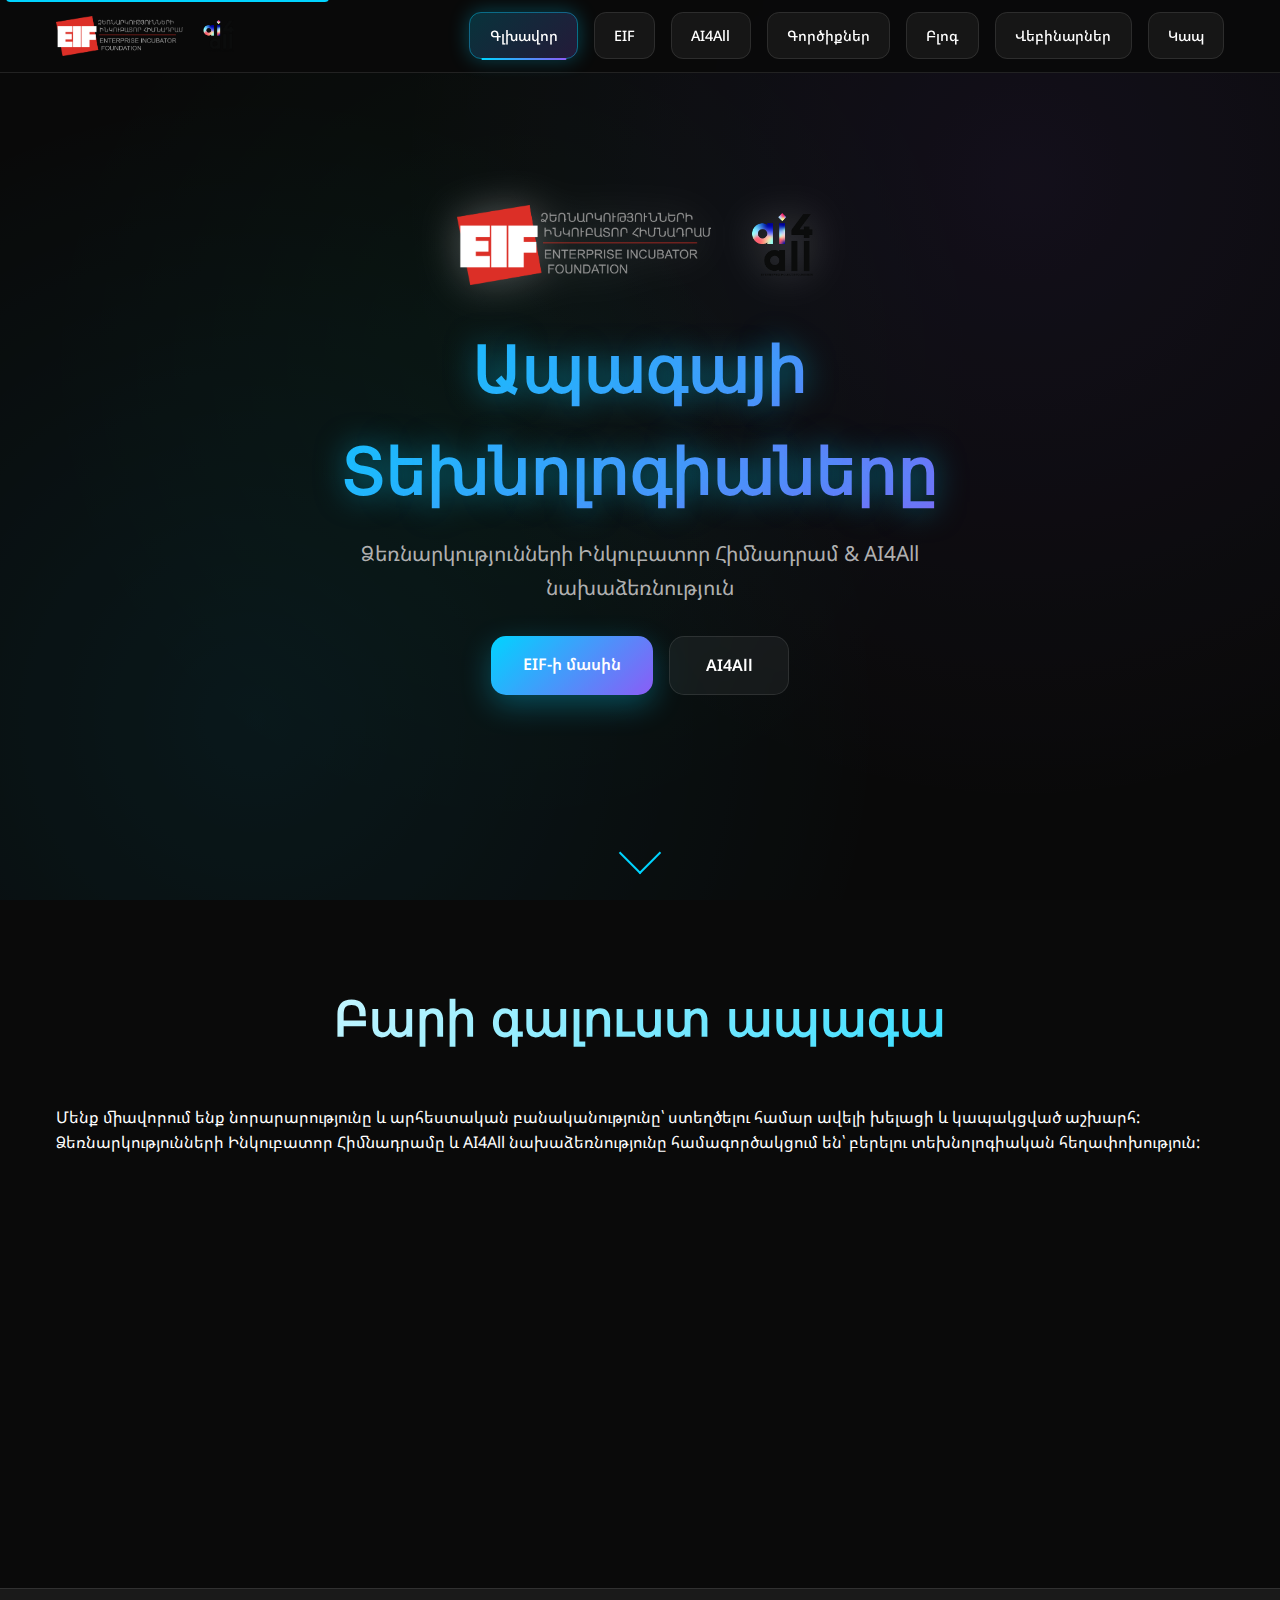
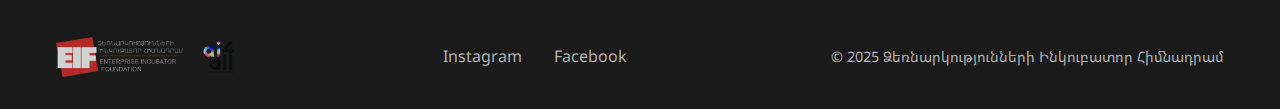
<file: index.html>
<!DOCTYPE html>
<html lang="hy">
<head>
    <meta charset="UTF-8">
    <meta name="viewport" content="width=device-width, initial-scale=1.0">
    <title>EIF & AI4All - Ձեռնարկությունների Ինկուբատոր Հիմնադրամ</title>
    <meta name="description" content="Ձեռնարկությունների Ինկուբատոր Հիմնադրամ և AI4All նախաձեռնություն">
    <meta property="og:title" content="EIF & AI4All">
    <meta property="og:description" content="Ձեռնարկությունների Ինկուբատոր Հիմնադրամ և AI4All նախաձեռնություն">
    <meta property="og:type" content="website">
    <link rel="preconnect" href="https://fonts.googleapis.com">
    <link rel="preconnect" href="https://fonts.gstatic.com" crossorigin>
    <link href="https://fonts.googleapis.com/css2?family=Orbitron:wght@400;700;900&family=Noto+Sans+Armenian:wght@300;400;500;600;700&display=swap" rel="stylesheet">
    <link rel="stylesheet" href="styles.css">
</head>
<body>
    <!-- Navigation -->
    <nav class="navbar">
        <div class="nav-container">
            <div class="nav-logos">
                <img src="assets/images/eif_logo.png" alt="EIF Logo" class="nav-logo">
                <img src="assets/images/ai4all_logo.png" alt="AI4All Logo" class="nav-logo">
            </div>
            <ul class="nav-menu">
                <li><a href="index.html" class="nav-link active">Գլխավոր</a></li>
                <li><a href="eif.html" class="nav-link">EIF</a></li>
                <li><a href="ai4all.html" class="nav-link">AI4All</a></li>
                <li><a href="tools.html" class="nav-link">Գործիքներ</a></li>
                <li><a href="blog.html" class="nav-link">Բլոգ</a></li>
                <li><a href="webinars.html" class="nav-link">Վեբինարներ</a></li>
                <li><a href="contact.html" class="nav-link">Կապ</a></li>
            </ul>
            <div class="hamburger">
                <span></span>
                <span></span>
                <span></span>
            </div>
        </div>
    </nav>

    <!-- Hero Section -->
    <section class="hero">
        <div class="hero-background">
            <div class="hero-overlay"></div>
        </div>
        <div class="hero-content">
            <div class="hero-logos">
                <img src="assets/images/eif_logo.png" alt="EIF Logo" class="hero-logo">
                <img src="assets/images/ai4all_logo.png" alt="AI4All Logo" class="hero-logo">
            </div>
            <h1 class="hero-title">Ապագայի Տեխնոլոգիաները</h1>
            <p class="hero-subtitle">Ձեռնարկությունների Ինկուբատոր Հիմնադրամ & AI4All նախաձեռնություն</p>
            <div class="hero-buttons">
                <a href="eif.html" class="btn btn-primary">EIF-ի մասին</a>
                <a href="ai4all.html" class="btn btn-secondary">AI4All</a>
            </div>
        </div>
        <div class="scroll-indicator">
            <div class="scroll-arrow"></div>
        </div>
    </section>

    <!-- Welcome Section -->
    <section class="welcome">
        <div class="container">
            <div class="welcome-content">
                <h2 class="section-title">Բարի գալուստ ապագա</h2>
                <p class="welcome-text">
                    Մենք միավորում ենք նորարարությունը և արհեստական բանականությունը՝ ստեղծելու համար 
                    ավելի խելացի և կապակցված աշխարհ: Ձեռնարկությունների Ինկուբատոր Հիմնադրամը և 
                    AI4All նախաձեռնությունը համագործակցում են՝ բերելու տեխնոլոգիական հեղափոխություն:
                </p>
                <div class="features-grid">
                    <div class="feature-card">
                        <div class="feature-icon">🚀</div>
                        <h3>Նորարարություն</h3>
                        <p>Ապագայի տեխնոլոգիաների զարգացում</p>
                    </div>
                    <div class="feature-card">
                        <div class="feature-icon">🤖</div>
                        <h3>AI Գործիքներ</h3>
                        <p>Արհեստական բանականության հզոր լուծումներ</p>
                    </div>
                    <div class="feature-card">
                        <div class="feature-icon">🎓</div>
                        <h3>Կրթություն</h3>
                        <p>Անվճար վեբինարներ և դասընթացներ</p>
                    </div>
                </div>
            </div>
        </div>
    </section>

    <!-- Footer -->
    <footer class="footer">
        <div class="container">
            <div class="footer-content">
                <div class="footer-logos">
                    <img src="assets/images/eif_logo.png" alt="EIF Logo" class="footer-logo">
                    <img src="assets/images/ai4all_logo.png" alt="AI4All Logo" class="footer-logo">
                </div>
                <div class="footer-links">
                    <a href="https://www.instagram.com/eif_armenia" target="_blank" class="footer-link">Instagram</a>
                    <a href="https://www.facebook.com/EnterpriseIncubatorFoundation" target="_blank" class="footer-link">Facebook</a>
                </div>
                <p class="footer-text">© 2025 Ձեռնարկությունների Ինկուբատոր Հիմնադրամ</p>
            </div>
        </div>
    </footer>

    <script src="script.js"></script>
</body>
</html>
</file>
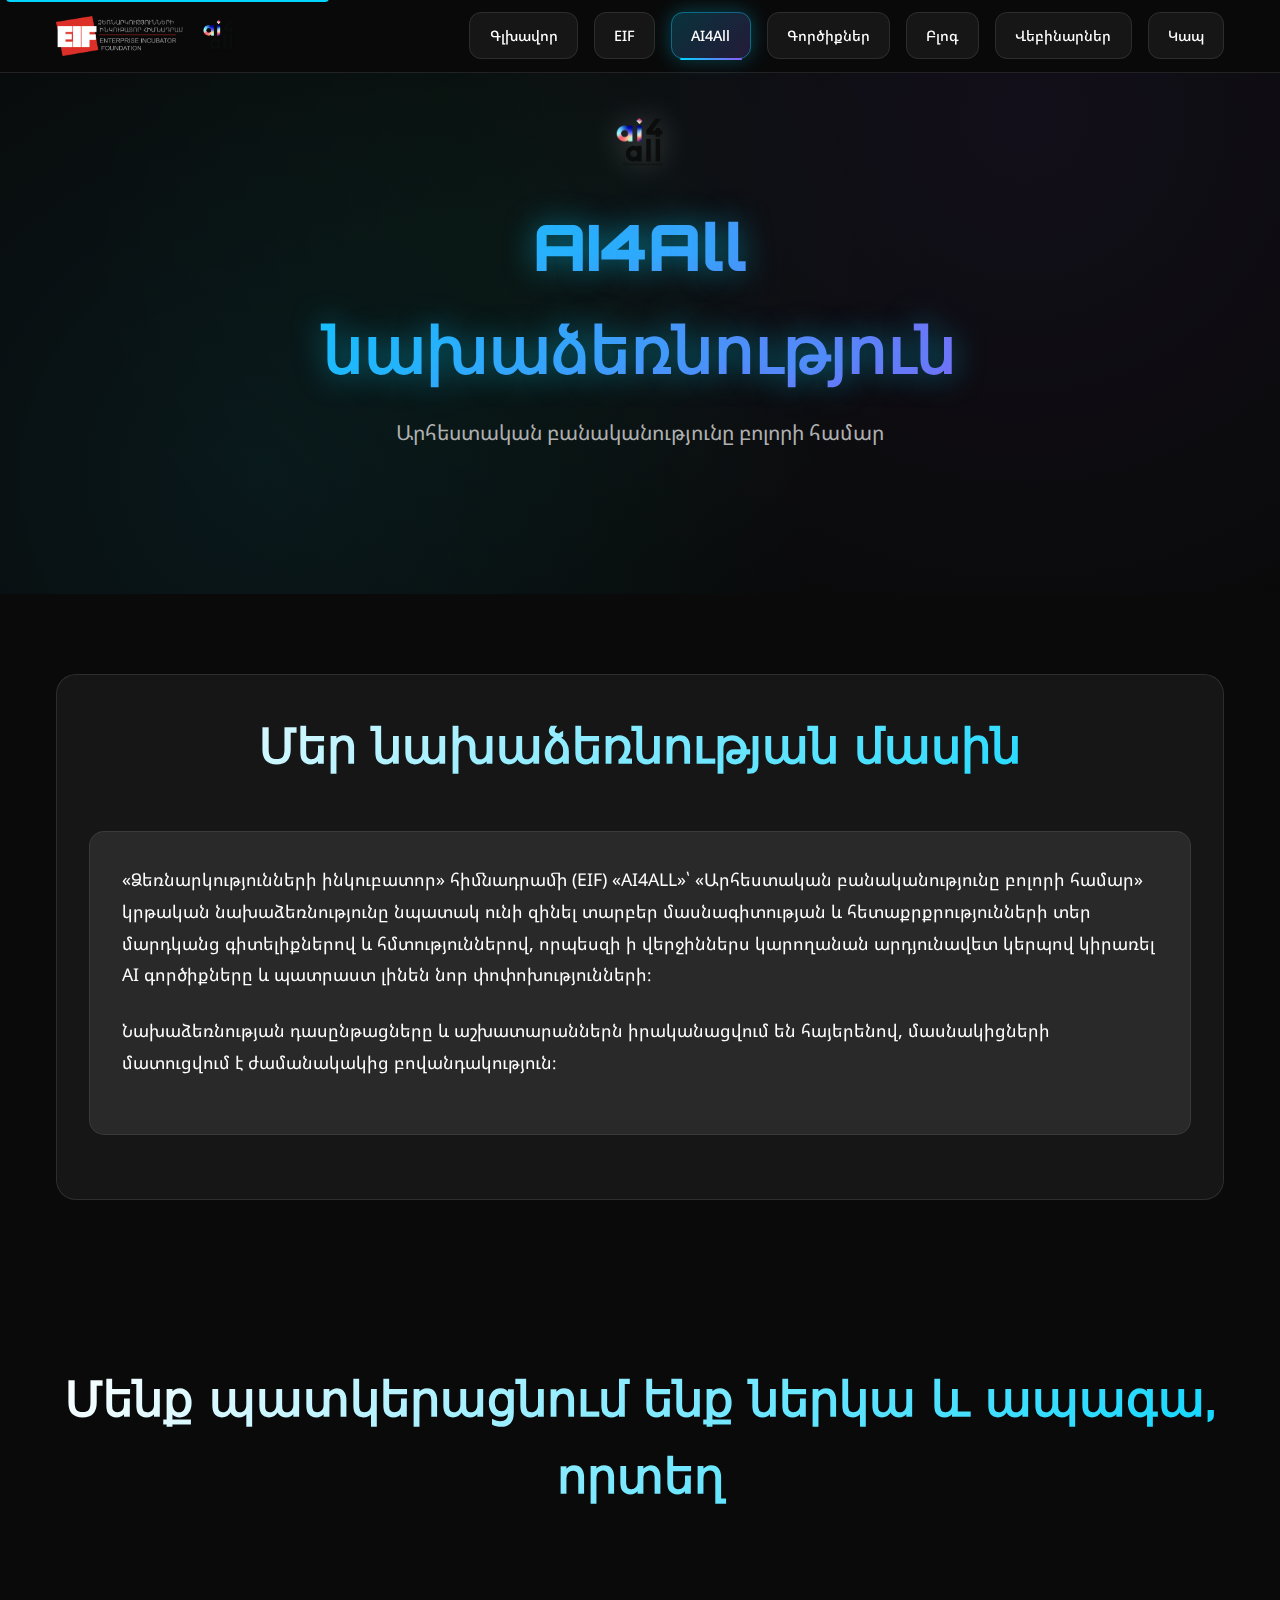
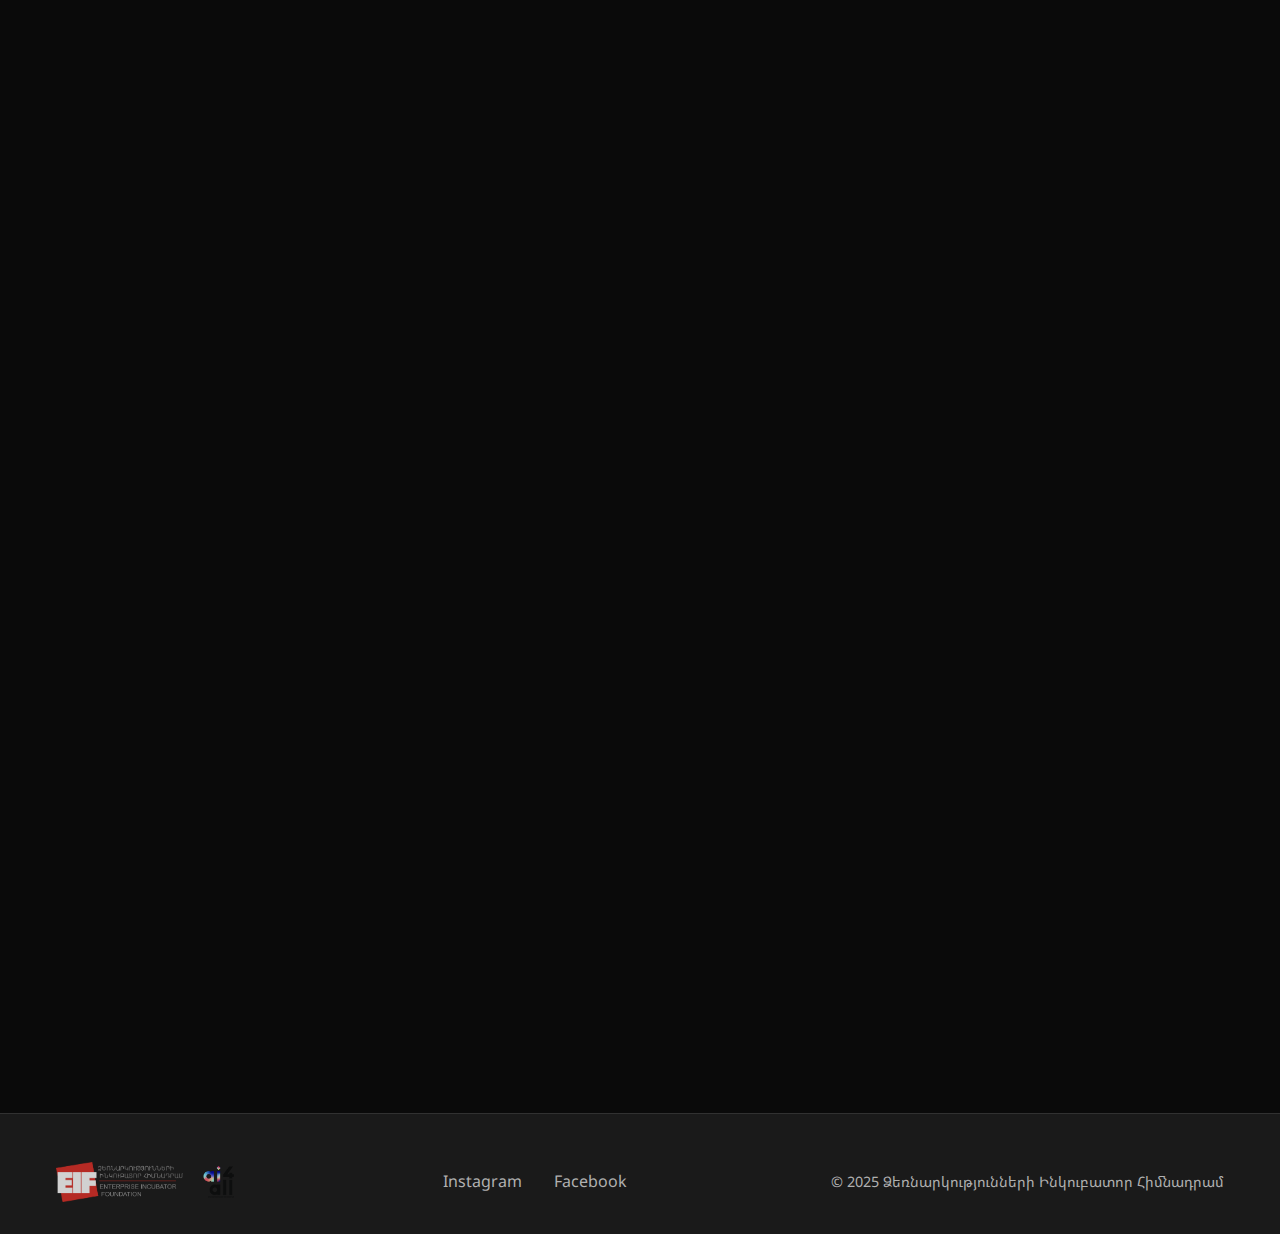
<file: ai4all.html>
<!DOCTYPE html>
<html lang="hy">
<head>
    <meta charset="UTF-8">
    <meta name="viewport" content="width=device-width, initial-scale=1.0">
    <title>AI4All նախաձեռնություն - Արհեստական բանականությունը բոլորի համար</title>
    <meta name="description" content="AI4All - Արհեստական բանականությունը բոլորի համար կրթական նախաձեռնություն">
    <link rel="preconnect" href="https://fonts.googleapis.com">
    <link rel="preconnect" href="https://fonts.gstatic.com" crossorigin>
    <link href="https://fonts.googleapis.com/css2?family=Orbitron:wght@400;700;900&family=Noto+Sans+Armenian:wght@300;400;500;600;700&display=swap" rel="stylesheet">
    <link rel="stylesheet" href="styles.css">
</head>
<body>
    <!-- Navigation -->
    <nav class="navbar">
        <div class="nav-container">
            <div class="nav-logos">
                <img src="assets/images/eif_logo.png" alt="EIF Logo" class="nav-logo">
                <img src="assets/images/ai4all_logo.png" alt="AI4All Logo" class="nav-logo">
            </div>
            <ul class="nav-menu">
                <li><a href="index.html" class="nav-link">Գլխավոր</a></li>
                <li><a href="eif.html" class="nav-link">EIF</a></li>
                <li><a href="ai4all.html" class="nav-link active">AI4All</a></li>
                <li><a href="tools.html" class="nav-link">Գործիքներ</a></li>
                <li><a href="blog.html" class="nav-link">Բլոգ</a></li>
                <li><a href="webinars.html" class="nav-link">Վեբինարներ</a></li>
                <li><a href="contact.html" class="nav-link">Կապ</a></li>
            </ul>
            <div class="hamburger">
                <span></span>
                <span></span>
                <span></span>
            </div>
        </div>
    </nav>

    <!-- Hero Section -->
    <section class="page-hero">
        <div class="hero-background">
            <div class="hero-overlay"></div>
        </div>
        <div class="hero-content">
            <img src="assets/images/ai4all_logo.png" alt="AI4All Logo" class="page-hero-logo">
            <h1 class="page-hero-title">AI4All նախաձեռնություն</h1>
            <p class="page-hero-subtitle">Արհեստական բանականությունը բոլորի համար</p>
        </div>
    </section>

    <!-- About AI4All Section -->
    <section class="about-section">
        <div class="container">
            <div class="glass-panel">
                <h2 class="section-title">Մեր նախաձեռնության մասին</h2>
                <div class="content-text">
                    <p>
                        «Ձեռնարկությունների ինկուբատոր» հիմնադրամի (EIF) «AI4ALL»՝ «Արհեստական բանականությունը բոլորի համար» կրթական նախաձեռնությունը նպատակ ունի զինել տարբեր մասնագիտության և հետաքրքրությունների տեր մարդկանց գիտելիքներով և հմտություններով, որպեսզի ի վերջիններս կարողանան արդյունավետ կերպով կիրառել AI գործիքները և պատրաստ լինեն նոր փոփոխությունների։
                    </p>
                    <p>
                        Նախաձեռնության դասընթացները և աշխատարաններն իրականացվում են հայերենով, մասնակիցների մատուցվում է ժամանակակից բովանդակություն։
                    </p>
                </div>
            </div>
        </div>
    </section>

    <!-- Vision Section -->
    <section class="vision-section">
        <div class="container">
            <h2 class="section-title">Մենք պատկերացնում ենք ներկա և ապագա, որտեղ</h2>
            <div class="vision-grid">
                <div class="vision-card">
                    <div class="vision-icon">👨‍💻</div>
                    <div class="vision-content">
                        <h3>Երիտասարդը</h3>
                        <p>բովանդակություն է ստեղծում արհեստական բանականության գործիքներով</p>
                    </div>
                </div>
                
                <div class="vision-card">
                    <div class="vision-icon">👩‍🏫</div>
                    <div class="vision-content">
                        <h3>Ուսուցիչը</h3>
                        <p>բարելավում է ուսուցումը՝ օգտագործելով խելացի օգնականներ</p>
                    </div>
                </div>
                
                <div class="vision-card">
                    <div class="vision-icon">🏢</div>
                    <div class="vision-content">
                        <h3>Փոքր բիզնեսը</h3>
                        <p>ավտոմատացնում է ամենօրյա առաջադրանքները՝ ավելի խելացի աճելու համար</p>
                    </div>
                </div>
                
                <div class="vision-card">
                    <div class="vision-icon">🇦🇲</div>
                    <div class="vision-content">
                        <h3>Հայաստանցի մասնագետը</h3>
                        <p>մրցում է համաշխարհային շուկայում՝ արհեստական բանականության հմտություններով</p>
                    </div>
                </div>
            </div>
        </div>
    </section>

    <!-- CTA Section -->
    <section class="cta-section">
        <div class="container">
            <div class="glass-panel">
                <h2 class="section-title">Միացեք մեզ</h2>
                <p class="cta-text">Սովորեք AI գործիքները և պատրաստվեք ապագայի համար</p>
                <div class="cta-buttons">
                    <a href="webinars.html" class="btn btn-primary">Անվճար վեբինարներ</a>
                    <a href="tools.html" class="btn btn-secondary">AI գործիքներ</a>
                </div>
            </div>
        </div>
    </section>

    <!-- Footer -->
    <footer class="footer">
        <div class="container">
            <div class="footer-content">
                <div class="footer-logos">
                    <img src="assets/images/eif_logo.png" alt="EIF Logo" class="footer-logo">
                    <img src="assets/images/ai4all_logo.png" alt="AI4All Logo" class="footer-logo">
                </div>
                <div class="footer-links">
                    <a href="https://www.instagram.com/eif_armenia" target="_blank" class="footer-link">Instagram</a>
                    <a href="https://www.facebook.com/EnterpriseIncubatorFoundation" target="_blank" class="footer-link">Facebook</a>
                </div>
                <p class="footer-text">© 2025 Ձեռնարկությունների Ինկուբատոր Հիմնադրամ</p>
            </div>
        </div>
    </footer>

    <script src="script.js"></script>
</body>
</html>
</file>
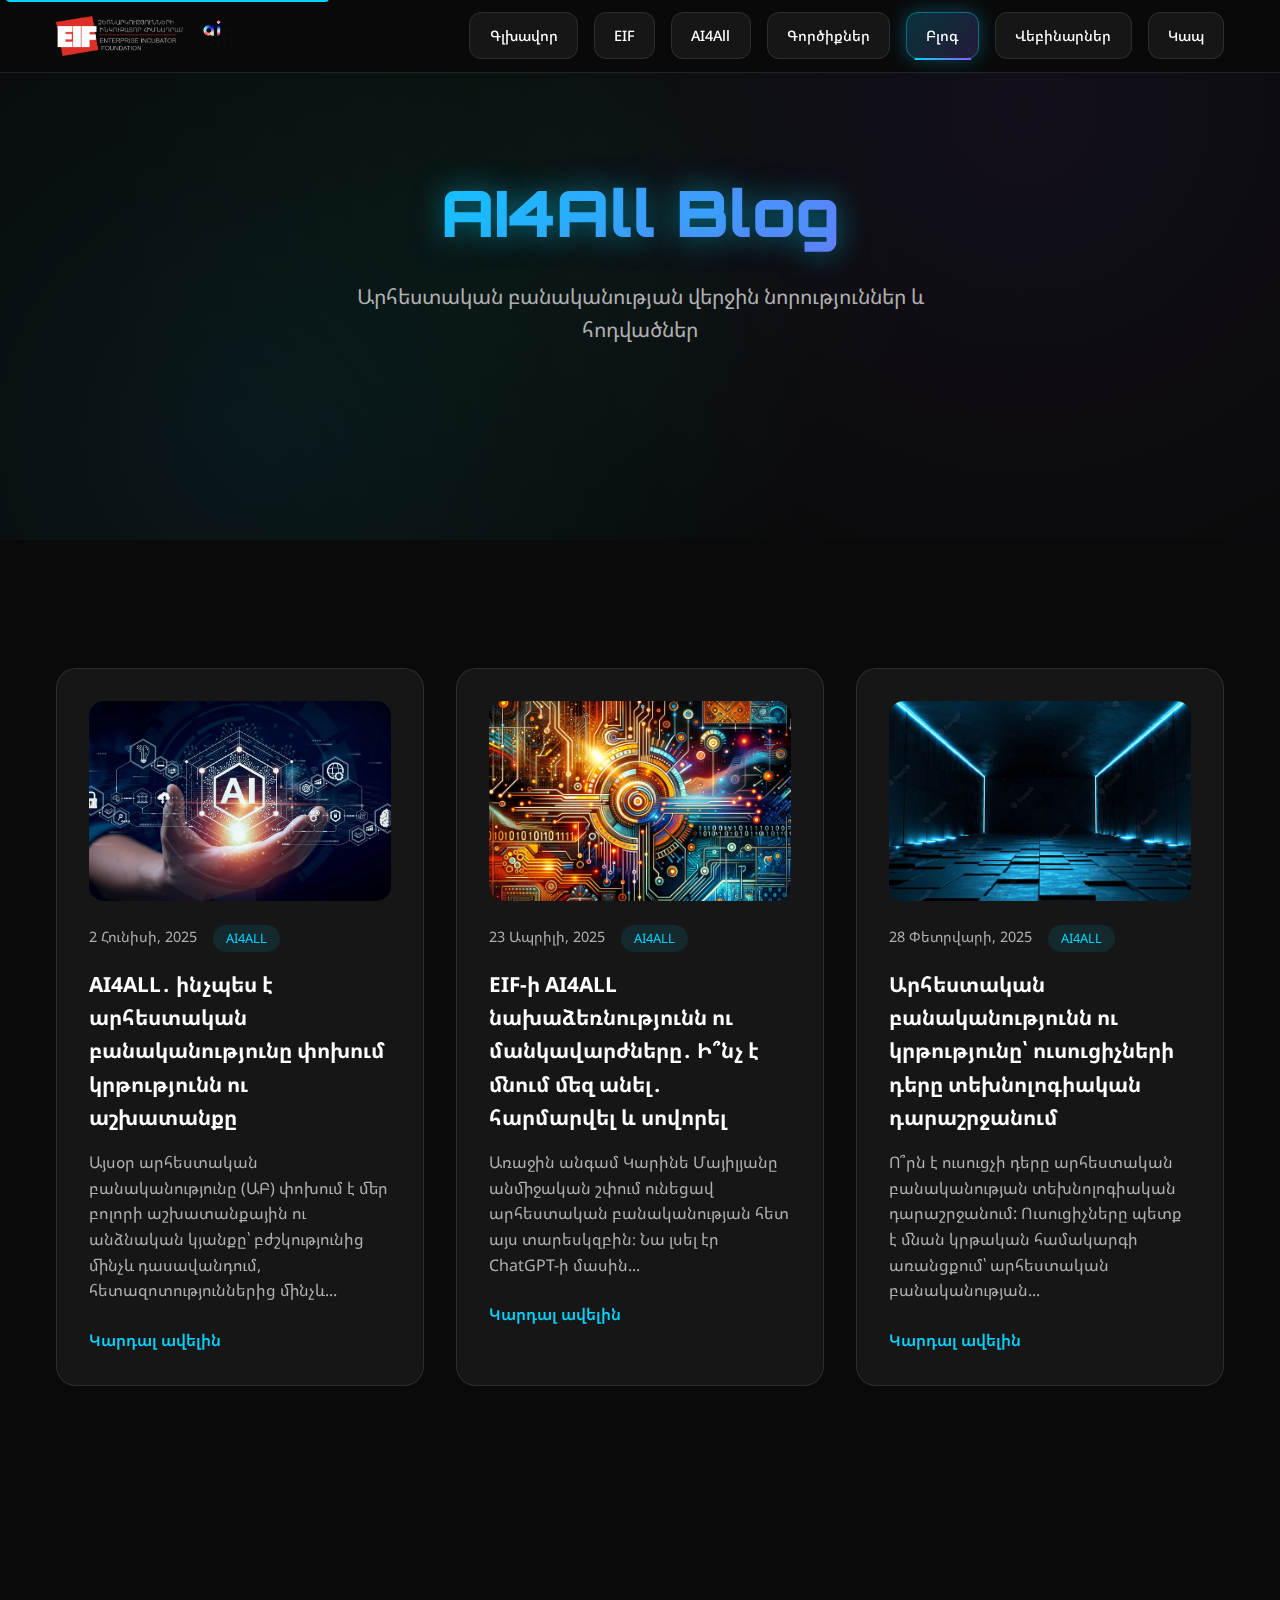
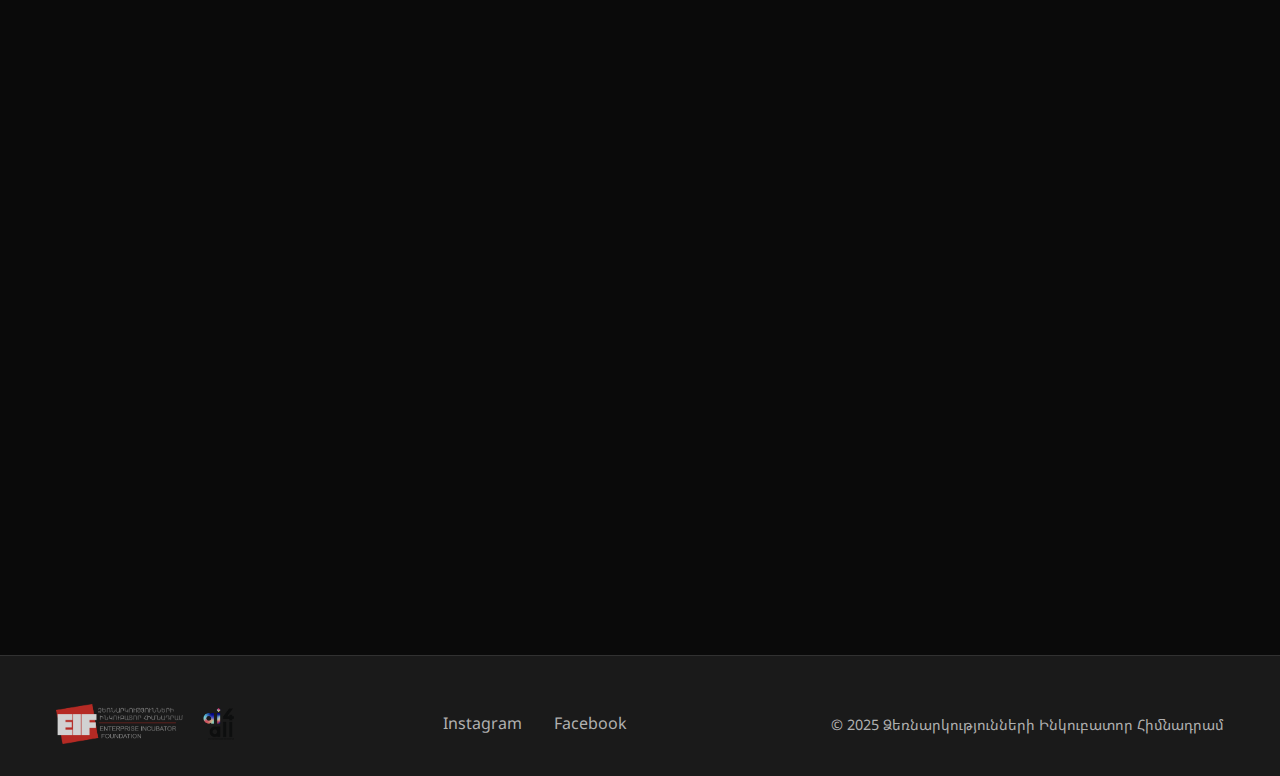
<file: blog.html>
<!DOCTYPE html>
<html lang="hy">
<head>
    <meta charset="UTF-8">
    <meta name="viewport" content="width=device-width, initial-scale=1.0">
    <title>AI4All Blog - Արհեստական բանականության բլոգ</title>
    <meta name="description" content="AI4All բլոգ - արհեստական բանականության վերջին նորություններ և հոդվածներ">
    <link rel="preconnect" href="https://fonts.googleapis.com">
    <link rel="preconnect" href="https://fonts.gstatic.com" crossorigin>
    <link href="https://fonts.googleapis.com/css2?family=Orbitron:wght@400;700;900&family=Noto+Sans+Armenian:wght@300;400;500;600;700&display=swap" rel="stylesheet">
    <link rel="stylesheet" href="styles.css">
</head>
<body>
    <!-- Navigation -->
    <nav class="navbar">
        <div class="nav-container">
            <div class="nav-logos">
                <img src="assets/images/eif_logo.png" alt="EIF Logo" class="nav-logo">
                <img src="assets/images/ai4all_logo.png" alt="AI4All Logo" class="nav-logo">
            </div>
            <ul class="nav-menu">
                <li><a href="index.html" class="nav-link">Գլխավոր</a></li>
                <li><a href="eif.html" class="nav-link">EIF</a></li>
                <li><a href="ai4all.html" class="nav-link">AI4All</a></li>
                <li><a href="tools.html" class="nav-link">Գործիքներ</a></li>
                <li><a href="blog.html" class="nav-link active">Բլոգ</a></li>
                <li><a href="webinars.html" class="nav-link">Վեբինարներ</a></li>
                <li><a href="contact.html" class="nav-link">Կապ</a></li>
            </ul>
            <div class="hamburger">
                <span></span>
                <span></span>
                <span></span>
            </div>
        </div>
    </nav>

    <!-- Hero Section -->
    <section class="page-hero">
        <div class="hero-background">
            <div class="hero-overlay"></div>
        </div>
        <div class="hero-content">
            <h1 class="page-hero-title">AI4All Blog</h1>
            <p class="page-hero-subtitle">Արհեստական բանականության վերջին նորություններ և հոդվածներ</p>
        </div>
    </section>

    <!-- Blog Posts Section -->
    <section class="blog-section">
        <div class="container">
            <div class="blog-grid">
                <article class="blog-card">
                    <div class="blog-image">
                        <img src="assets/images/ai_tech_1.jpg" alt="AI և կրթություն">
                    </div>
                    <div class="blog-content">
                        <div class="blog-meta">
                            <span class="blog-date">2 Հունիսի, 2025</span>
                            <span class="blog-category">AI4ALL</span>
                        </div>
                        <h3 class="blog-title">AI4ALL․ ինչպես է արհեստական բանականությունը փոխում կրթությունն ու աշխատանքը</h3>
                        <p class="blog-excerpt">
                            Այսօր արհեստական բանականությունը (ԱԲ) փոխում է մեր բոլորի աշխատանքային ու անձնական կյանքը՝ բժշկությունից մինչև դասավանդում, հետազոտություններից մինչև...
                        </p>
                        <a href="#" class="blog-read-more">Կարդալ ավելին</a>
                    </div>
                </article>

                <article class="blog-card">
                    <div class="blog-image">
                        <img src="assets/images/ai_tech_2.png" alt="EIF AI4ALL նախաձեռնություն">
                    </div>
                    <div class="blog-content">
                        <div class="blog-meta">
                            <span class="blog-date">23 Ապրիլի, 2025</span>
                            <span class="blog-category">AI4ALL</span>
                        </div>
                        <h3 class="blog-title">EIF-ի AI4ALL նախաձեռնությունն ու մանկավարժները․ Ի՞նչ է մնում մեզ անել․ հարմարվել և սովորել</h3>
                        <p class="blog-excerpt">
                            Առաջին անգամ Կարինե Մայիլյանը անմիջական շփում ունեցավ արհեստական բանականության հետ այս տարեսկզբին։ Նա լսել էր ChatGPT-ի մասին...
                        </p>
                        <a href="#" class="blog-read-more">Կարդալ ավելին</a>
                    </div>
                </article>

                <article class="blog-card">
                    <div class="blog-image">
                        <img src="assets/images/sci_fi_background_1.jpg" alt="Ուսուցիչների դերը">
                    </div>
                    <div class="blog-content">
                        <div class="blog-meta">
                            <span class="blog-date">28 Փետրվարի, 2025</span>
                            <span class="blog-category">AI4ALL</span>
                        </div>
                        <h3 class="blog-title">Արհեստական բանականությունն ու կրթությունը՝ ուսուցիչների դերը տեխնոլոգիական դարաշրջանում</h3>
                        <p class="blog-excerpt">
                            Ո՞րն է ուսուցչի դերը արհեստական բանականության տեխնոլոգիական դարաշրջանում: Ուսուցիչները պետք է մնան կրթական համակարգի առանցքում՝ արհեստական բանականության...
                        </p>
                        <a href="#" class="blog-read-more">Կարդալ ավելին</a>
                    </div>
                </article>

                <article class="blog-card">
                    <div class="blog-image">
                        <img src="assets/images/sci_fi_background_2.jpg" alt="Ծրագրավորում">
                    </div>
                    <div class="blog-content">
                        <div class="blog-meta">
                            <span class="blog-date">16 Մայիսի, 2025</span>
                            <span class="blog-category">Կրթություն</span>
                        </div>
                        <h3 class="blog-title">Ծրագրավորում՝ որպես ապագայի ուղի․ վանաձորցի երիտասարդների փորձառությունը</h3>
                        <p class="blog-excerpt">
                            Դասընթացը իրականացվում է 2017 թվականից՝ Yandex-ի ծրագրավորման դպրոցի և «Ձեռնարկությունների ինկուբատոր» հիմնադրամի հետ համատեղ...
                        </p>
                        <a href="#" class="blog-read-more">Կարդալ ավելին</a>
                    </div>
                </article>

                <article class="blog-card">
                    <div class="blog-image">
                        <img src="assets/images/webinar_thumb_1.png" alt="Տեխնոլոգիական նորություններ">
                    </div>
                    <div class="blog-content">
                        <div class="blog-meta">
                            <span class="blog-date">27 Փետրվարի, 2024</span>
                            <span class="blog-category">Կրթություն</span>
                        </div>
                        <h3 class="blog-title">Ամփոփվել են «Քո աշխատանքի բանալին» նախաձեռնության արդյունքները</h3>
                        <p class="blog-excerpt">
                            Փետրվարի 24-ին «Ձեռնարկությունների ինկուբատոր» հիմնադրամի և «Սոլոլըրն» ընկերության կողմից անցկացվեց «Քո աշխատանքի բանալին․․․» նախաձեռնության...
                        </p>
                        <a href="#" class="blog-read-more">Կարդալ ավելին</a>
                    </div>
                </article>

                <article class="blog-card">
                    <div class="blog-image">
                        <img src="assets/images/webinar_thumb_2.jpg" alt="Co-creation lab">
                    </div>
                    <div class="blog-content">
                        <div class="blog-meta">
                            <span class="blog-date">23 Ապրիլի, 2024</span>
                            <span class="blog-category">Նորարարություն</span>
                        </div>
                        <h3 class="blog-title">Co-creation lab նորաբաց ստեղծարար լաբորատորիան Սիսիանում</h3>
                        <p class="blog-excerpt">
                            "Co-creation lab" լաբորատորիան հիմնադրել է «Ձեռնարկությունների ինկուբատոր» հիմնադրամը՝ Սյունիքի մարզի Սիսիան քաղաքում...
                        </p>
                        <a href="#" class="blog-read-more">Կարդալ ավելին</a>
                    </div>
                </article>
            </div>
        </div>
    </section>

    <!-- Footer -->
    <footer class="footer">
        <div class="container">
            <div class="footer-content">
                <div class="footer-logos">
                    <img src="assets/images/eif_logo.png" alt="EIF Logo" class="footer-logo">
                    <img src="assets/images/ai4all_logo.png" alt="AI4All Logo" class="footer-logo">
                </div>
                <div class="footer-links">
                    <a href="https://www.instagram.com/eif_armenia" target="_blank" class="footer-link">Instagram</a>
                    <a href="https://www.facebook.com/EnterpriseIncubatorFoundation" target="_blank" class="footer-link">Facebook</a>
                </div>
                <p class="footer-text">© 2025 Ձեռնարկությունների Ինկուբատոր Հիմնադրամ</p>
            </div>
        </div>
    </footer>

    <script src="script.js"></script>
</body>
</html>
</file>
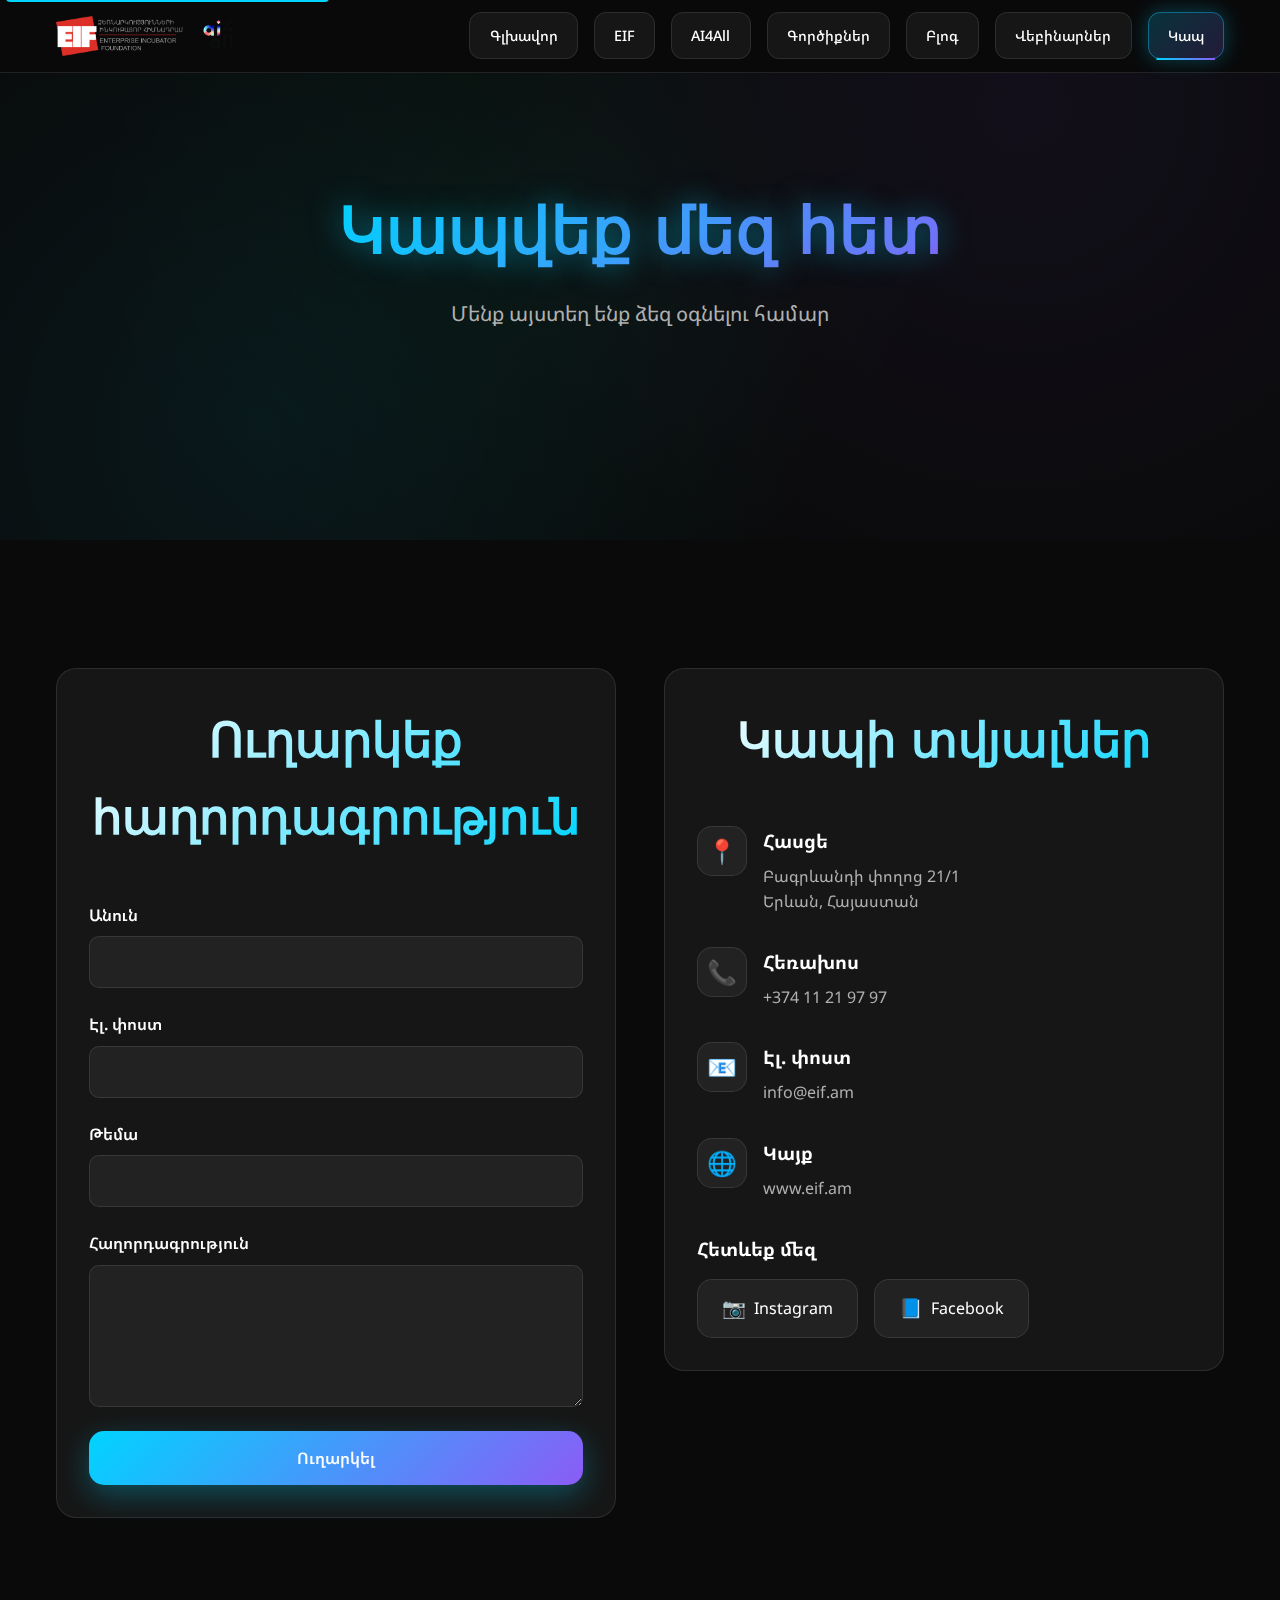
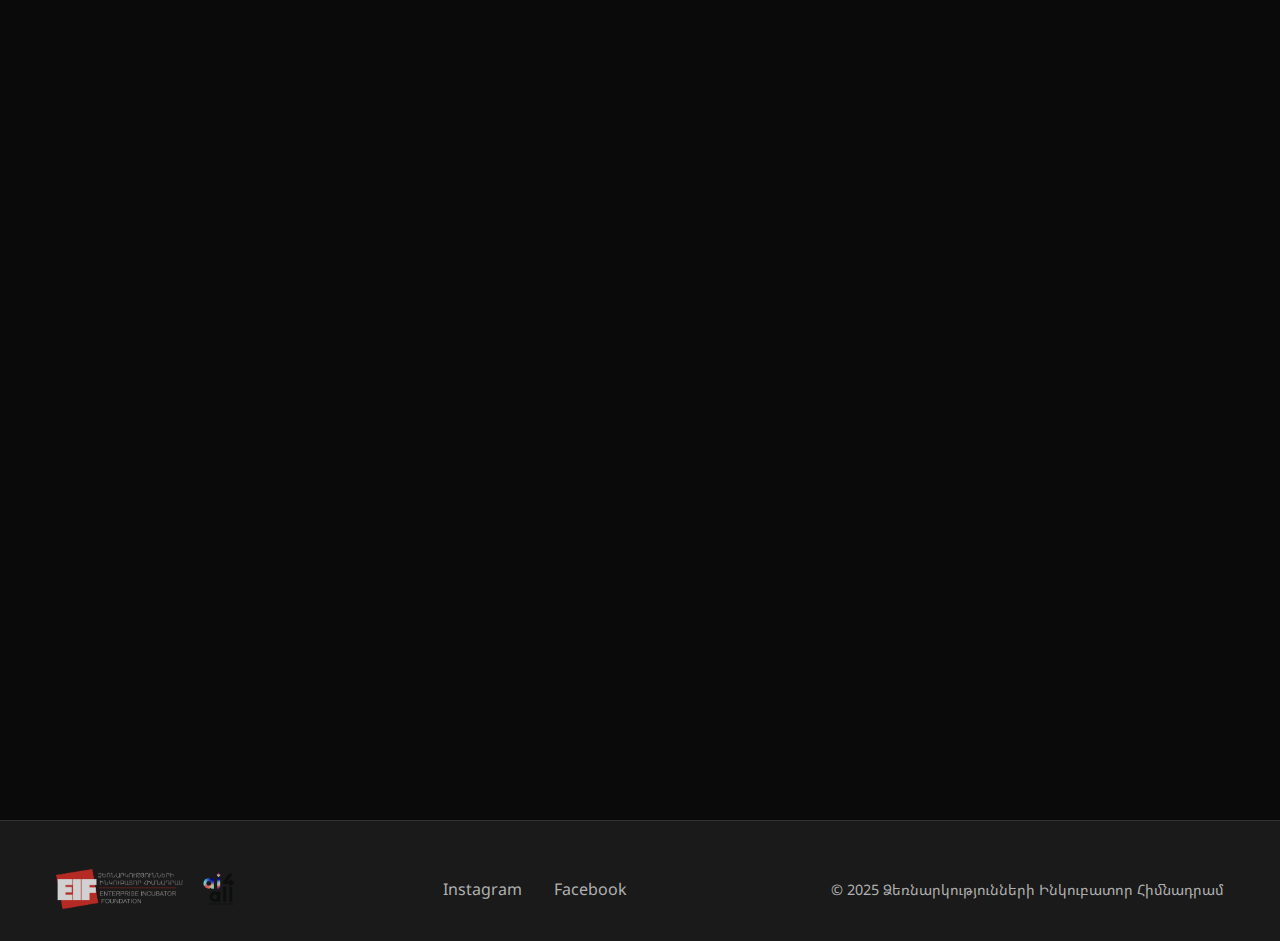
<file: contact.html>
<!DOCTYPE html>
<html lang="hy">
<head>
    <meta charset="UTF-8">
    <meta name="viewport" content="width=device-width, initial-scale=1.0">
    <title>Կապ - EIF & AI4All</title>
    <meta name="description" content="Կապվեք մեզ հետ - Ձեռնարկությունների Ինկուբատոր Հիմնադրամ և AI4All">
    <link rel="preconnect" href="https://fonts.googleapis.com">
    <link rel="preconnect" href="https://fonts.gstatic.com" crossorigin>
    <link href="https://fonts.googleapis.com/css2?family=Orbitron:wght@400;700;900&family=Noto+Sans+Armenian:wght@300;400;500;600;700&display=swap" rel="stylesheet">
    <link rel="stylesheet" href="styles.css">
</head>
<body>
    <!-- Navigation -->
    <nav class="navbar">
        <div class="nav-container">
            <div class="nav-logos">
                <img src="assets/images/eif_logo.png" alt="EIF Logo" class="nav-logo">
                <img src="assets/images/ai4all_logo.png" alt="AI4All Logo" class="nav-logo">
            </div>
            <ul class="nav-menu">
                <li><a href="index.html" class="nav-link">Գլխավոր</a></li>
                <li><a href="eif.html" class="nav-link">EIF</a></li>
                <li><a href="ai4all.html" class="nav-link">AI4All</a></li>
                <li><a href="tools.html" class="nav-link">Գործիքներ</a></li>
                <li><a href="blog.html" class="nav-link">Բլոգ</a></li>
                <li><a href="webinars.html" class="nav-link">Վեբինարներ</a></li>
                <li><a href="contact.html" class="nav-link active">Կապ</a></li>
            </ul>
            <div class="hamburger">
                <span></span>
                <span></span>
                <span></span>
            </div>
        </div>
    </nav>

    <!-- Hero Section -->
    <section class="page-hero">
        <div class="hero-background">
            <div class="hero-overlay"></div>
        </div>
        <div class="hero-content">
            <h1 class="page-hero-title">Կապվեք մեզ հետ</h1>
            <p class="page-hero-subtitle">Մենք այստեղ ենք ձեզ օգնելու համար</p>
        </div>
    </section>

    <!-- Contact Section -->
    <section class="contact-section">
        <div class="container">
            <div class="contact-grid">
                <!-- Contact Form -->
                <div class="contact-form-container">
                    <div class="glass-panel">
                        <h2 class="section-title">Ուղարկեք հաղորդագրություն</h2>
                        <form class="contact-form" id="contactForm">
                            <div class="form-group">
                                <label for="name">Անուն</label>
                                <input type="text" id="name" name="name" required>
                            </div>
                            
                            <div class="form-group">
                                <label for="email">Էլ. փոստ</label>
                                <input type="email" id="email" name="email" required>
                            </div>
                            
                            <div class="form-group">
                                <label for="subject">Թեմա</label>
                                <input type="text" id="subject" name="subject" required>
                            </div>
                            
                            <div class="form-group">
                                <label for="message">Հաղորդագրություն</label>
                                <textarea id="message" name="message" rows="6" required></textarea>
                            </div>
                            
                            <button type="submit" class="btn btn-primary">Ուղարկել</button>
                        </form>
                    </div>
                </div>

                <!-- Contact Info -->
                <div class="contact-info-container">
                    <div class="glass-panel">
                        <h2 class="section-title">Կապի տվյալներ</h2>
                        
                        <div class="contact-info">
                            <div class="contact-item">
                                <div class="contact-icon">📍</div>
                                <div class="contact-details">
                                    <h3>Հասցե</h3>
                                    <p>Բագրևանդի փողոց 21/1<br>Երևան, Հայաստան</p>
                                </div>
                            </div>
                            
                            <div class="contact-item">
                                <div class="contact-icon">📞</div>
                                <div class="contact-details">
                                    <h3>Հեռախոս</h3>
                                    <p><a href="tel:+37411219797">+374 11 21 97 97</a></p>
                                </div>
                            </div>
                            
                            <div class="contact-item">
                                <div class="contact-icon">📧</div>
                                <div class="contact-details">
                                    <h3>Էլ. փոստ</h3>
                                    <p><a href="mailto:info@eif.am">info@eif.am</a></p>
                                </div>
                            </div>
                            
                            <div class="contact-item">
                                <div class="contact-icon">🌐</div>
                                <div class="contact-details">
                                    <h3>Կայք</h3>
                                    <p><a href="https://www.eif.am" target="_blank">www.eif.am</a></p>
                                </div>
                            </div>
                        </div>
                        
                        <div class="social-links">
                            <h3>Հետևեք մեզ</h3>
                            <div class="social-buttons">
                                <a href="https://www.instagram.com/eif_armenia" target="_blank" class="social-btn">
                                    <span class="social-icon">📷</span>
                                    Instagram
                                </a>
                                <a href="https://www.facebook.com/EnterpriseIncubatorFoundation" target="_blank" class="social-btn">
                                    <span class="social-icon">📘</span>
                                    Facebook
                                </a>
                            </div>
                        </div>
                    </div>
                </div>
            </div>
        </div>
    </section>

    <!-- Map Section -->
    <section class="map-section">
        <div class="container">
            <div class="glass-panel">
                <h2 class="section-title">Մեր գտնվելու վայրը</h2>
                <div class="map-container">
                    <iframe 
                        src="https://www.google.com/maps/embed?pb=!1m18!1m12!1m3!1d3047.8!2d44.5133!3d40.1792!2m3!1f0!2f0!3f0!3m2!1i1024!2i768!4f13.1!3m3!1m2!1s0x406abd1df4f9d7e9%3A0x5c7f8b9c8d6e5f4a!2sBagrevand%20St%2021%2F1%2C%20Yerevan%2C%20Armenia!5e0!3m2!1sen!2s!4v1642678901234!5m2!1sen!2s"
                        width="100%" 
                        height="400" 
                        style="border:0; border-radius: 15px;" 
                        allowfullscreen="" 
                        loading="lazy" 
                        referrerpolicy="no-referrer-when-downgrade">
                    </iframe>
                </div>
            </div>
        </div>
    </section>

    <!-- Footer -->
    <footer class="footer">
        <div class="container">
            <div class="footer-content">
                <div class="footer-logos">
                    <img src="assets/images/eif_logo.png" alt="EIF Logo" class="footer-logo">
                    <img src="assets/images/ai4all_logo.png" alt="AI4All Logo" class="footer-logo">
                </div>
                <div class="footer-links">
                    <a href="https://www.instagram.com/eif_armenia" target="_blank" class="footer-link">Instagram</a>
                    <a href="https://www.facebook.com/EnterpriseIncubatorFoundation" target="_blank" class="footer-link">Facebook</a>
                </div>
                <p class="footer-text">© 2025 Ձեռնարկությունների Ինկուբատոր Հիմնադրամ</p>
            </div>
        </div>
    </footer>

    <script src="script.js"></script>
</body>
</html>
</file>
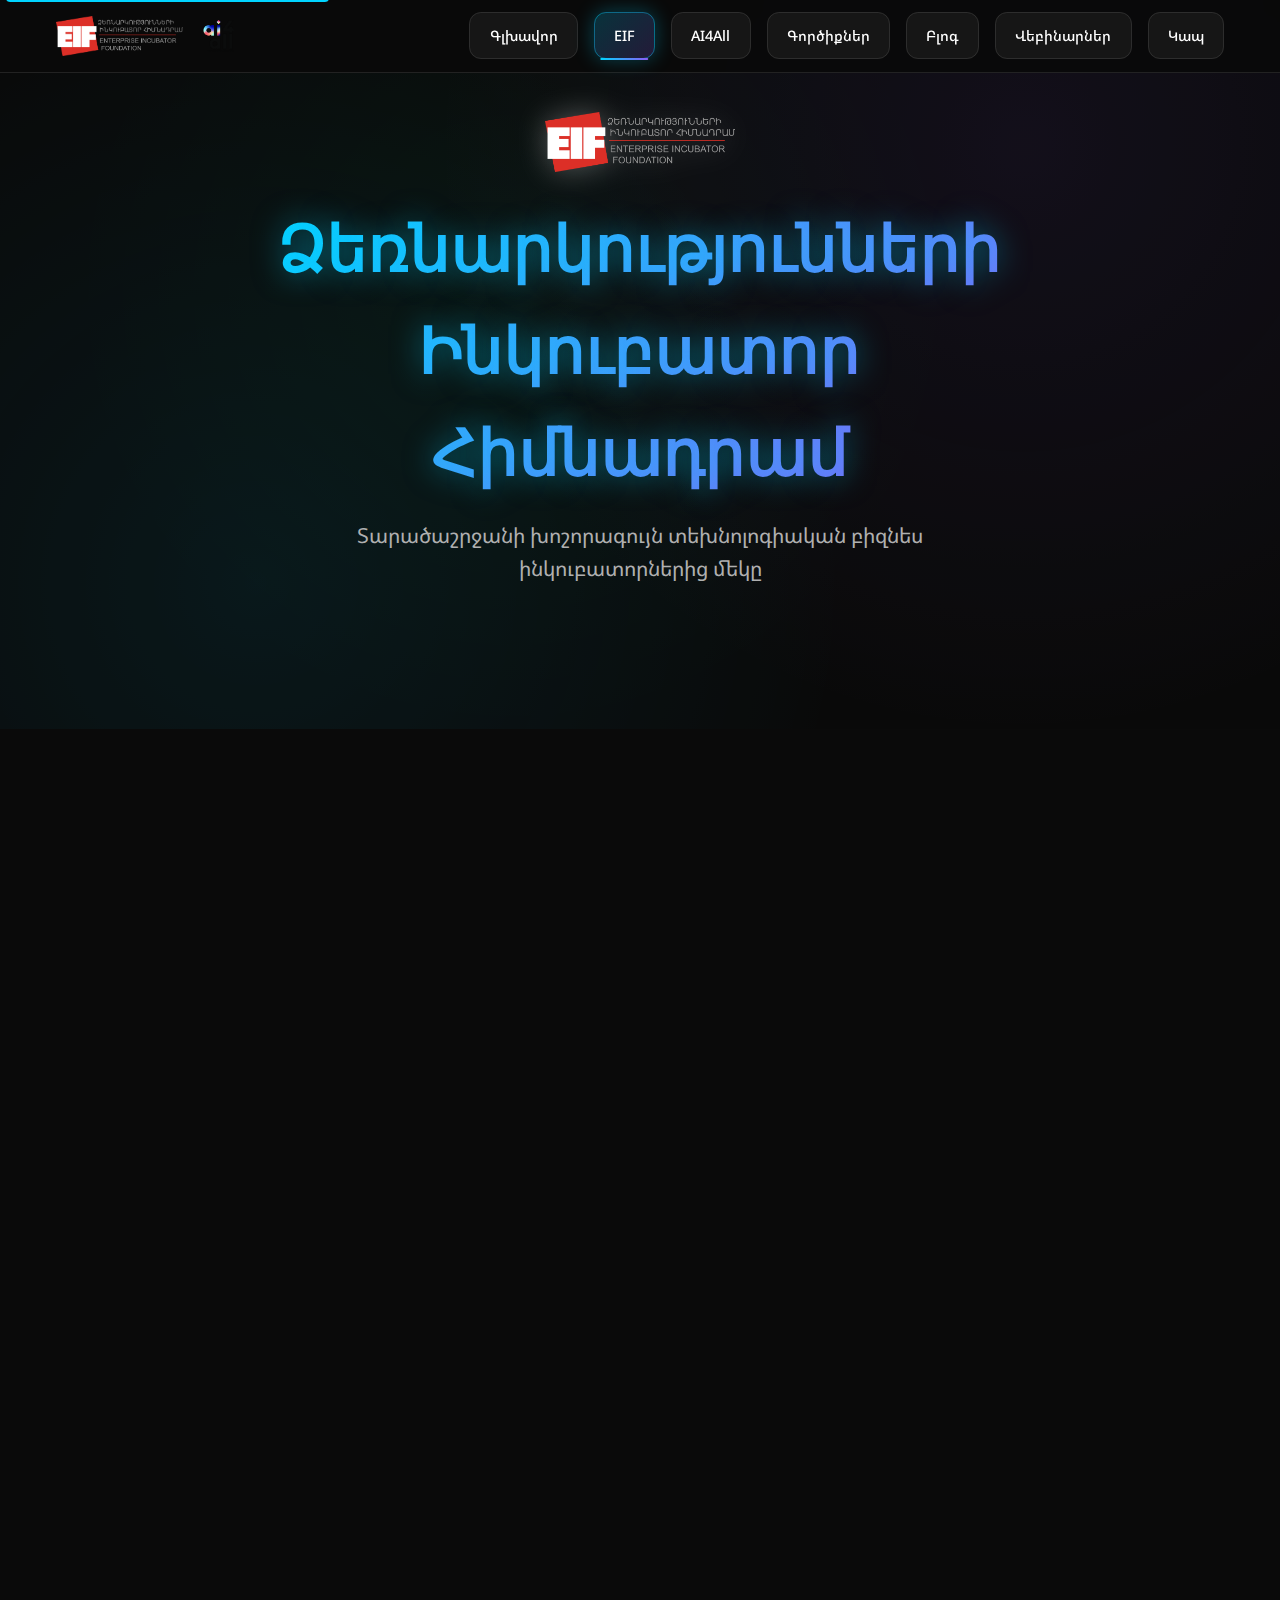
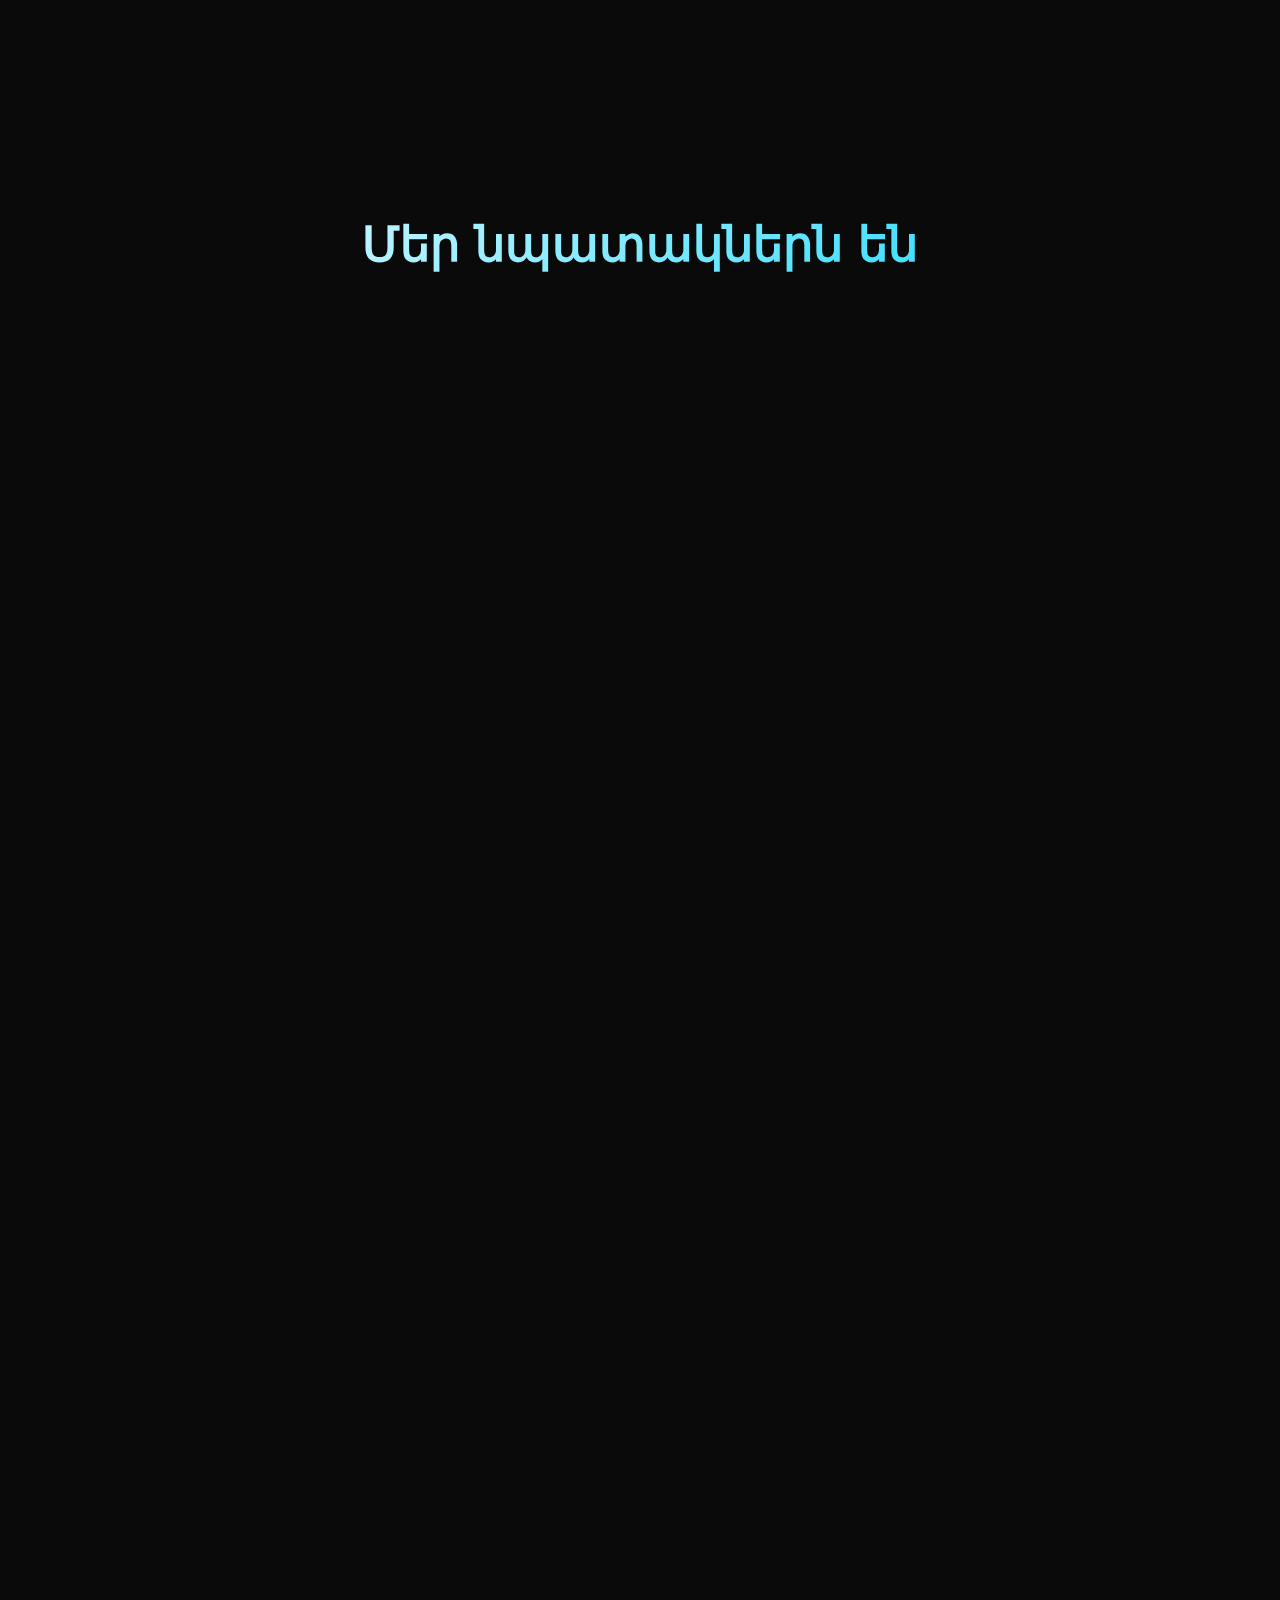
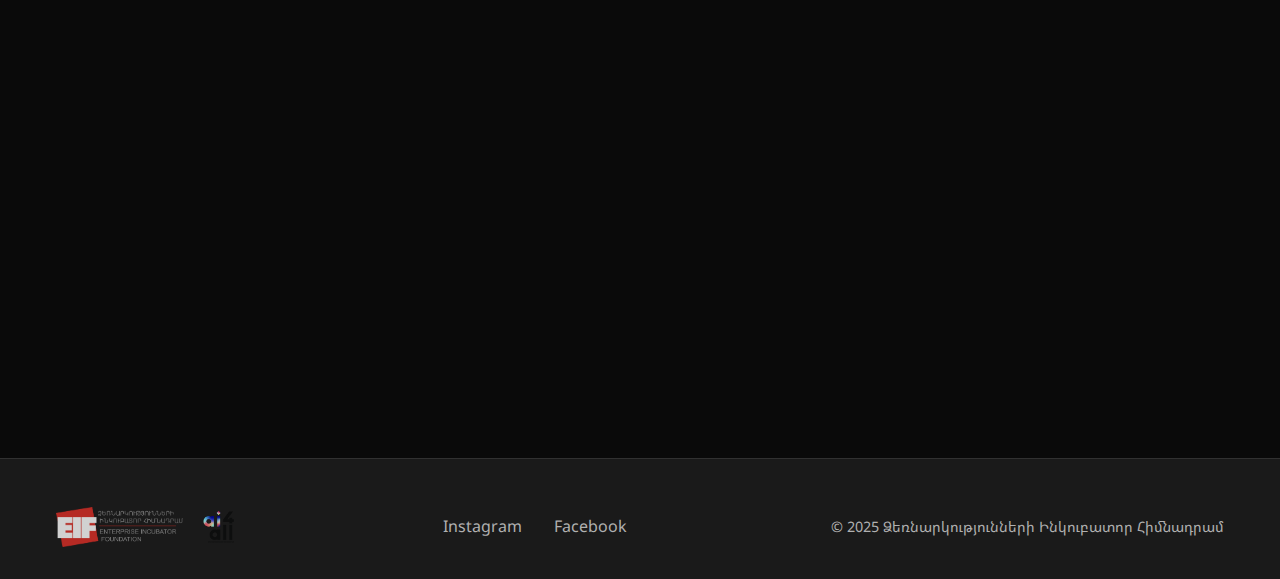
<file: eif.html>
<!DOCTYPE html>
<html lang="hy">
<head>
    <meta charset="UTF-8">
    <meta name="viewport" content="width=device-width, initial-scale=1.0">
    <title>Ձեռնարկությունների Ինկուբատոր Հիմնադրամ - EIF</title>
    <meta name="description" content="Ձեռնարկությունների Ինկուբատոր Հիմնադրամ - տարածաշրջանի խոշորագույն տեխնոլոգիական բիզնես ինկուբատորներից մեկը">
    <link rel="preconnect" href="https://fonts.googleapis.com">
    <link rel="preconnect" href="https://fonts.gstatic.com" crossorigin>
    <link href="https://fonts.googleapis.com/css2?family=Orbitron:wght@400;700;900&family=Noto+Sans+Armenian:wght@300;400;500;600;700&display=swap" rel="stylesheet">
    <link rel="stylesheet" href="styles.css">
</head>
<body>
    <!-- Navigation -->
    <nav class="navbar">
        <div class="nav-container">
            <div class="nav-logos">
                <img src="assets/images/eif_logo.png" alt="EIF Logo" class="nav-logo">
                <img src="assets/images/ai4all_logo.png" alt="AI4All Logo" class="nav-logo">
            </div>
            <ul class="nav-menu">
                <li><a href="index.html" class="nav-link">Գլխավոր</a></li>
                <li><a href="eif.html" class="nav-link active">EIF</a></li>
                <li><a href="ai4all.html" class="nav-link">AI4All</a></li>
                <li><a href="tools.html" class="nav-link">Գործիքներ</a></li>
                <li><a href="blog.html" class="nav-link">Բլոգ</a></li>
                <li><a href="webinars.html" class="nav-link">Վեբինարներ</a></li>
                <li><a href="contact.html" class="nav-link">Կապ</a></li>
            </ul>
            <div class="hamburger">
                <span></span>
                <span></span>
                <span></span>
            </div>
        </div>
    </nav>

    <!-- Hero Section -->
    <section class="page-hero">
        <div class="hero-background">
            <div class="hero-overlay"></div>
        </div>
        <div class="hero-content">
            <img src="assets/images/eif_logo.png" alt="EIF Logo" class="page-hero-logo">
            <h1 class="page-hero-title">Ձեռնարկությունների Ինկուբատոր Հիմնադրամ</h1>
            <p class="page-hero-subtitle">Տարածաշրջանի խոշորագույն տեխնոլոգիական բիզնես ինկուբատորներից մեկը</p>
        </div>
    </section>

    <!-- About Section -->
    <section class="about-section">
        <div class="container">
            <div class="glass-panel">
                <h2 class="section-title">Մեր մասին</h2>
                <div class="content-text">
                    <p>
                        «Ձեռնարկությունների Ինկուբատոր» հիմնադրամը (ՁԻՀ) տարածաշրջանի խոշորագույն տեխնոլոգիական բիզնես ինկուբատորներից և խորհրդատվական ընկերություններից մեկն է, որը գործում է Հայաստանում: Կազմակերպությունը հիմնադրվել է 2002թ-ին՝ Համաշխարհային Բանկի «Ձեռնարկությունների Ինկուբատոր» ծրագրի շրջանակում և աջակցում է Հայաստանում տեղեկատվական և բարձր տեխնոլոգիաների ոլորտի աճին՝ ստեղծելով նպաստավոր միջավայր նորարարության զարգացման, տեխնոլոգիաների կատարելագործման և ընկերությունների ընդլայնման համար:
                    </p>
                    <p>
                        Մեր գործունեությունն ընդգրկում է ոլորտի զարգացման յուրաքանչյուր բնագավառ՝ մասնակցություն ՏՀՏ ոլորտում իրավական, գործարար և կրթական բարեփոխումների գործընթացին, անհատական ծառայությունների մատուցում սկսնակ ընկերություններին: Մենք մատուցում ենք բիզնեսի զարգացման և խորհրդատվական ծառայություններ Հայաստանի կառավարությանը, տեղական և վերազգային տեխնոլոգիական ընկերություններին, միջազգային ֆինանսական կազմակերպություններին և ներդրումային ընկերություններին:
                    </p>
                    <p>
                        Հիմնադրամը ծառայում է որպես հաղորդակցման հանգույց ոլորտում գործող բոլոր կառույցների՝ պետական և մասնավոր հաստատությունների, միջազգային կազմակերպությունների և կառավարության գործակալությունների, խոշոր վերազգային կազմակերպությունների և փոքր սկսնակ ընկերությունների համար, համախմբելով և համատեղելով նրանց բոլորի ջանքերը մեկ գլխավոր նպատակի՝ ՏՏ/ԲՏ գերազանցության հասնելու համար:
                    </p>
                </div>
            </div>
        </div>
    </section>

    <!-- Goals Section -->
    <section class="goals-section">
        <div class="container">
            <h2 class="section-title">Մեր նպատակներն են</h2>
            <div class="goals-grid">
                <div class="goal-card">
                    <div class="goal-icon">🏗️</div>
                    <div class="goal-content">
                        <h3>Ենթակառուցվածքի ստեղծում</h3>
                        <p>Ստեղծել տեղեկատվական և բարձր տեխնոլոգիաների ոլորտի արդյունավետ ենթակառուցվածք՝ խթանելու տեխնոլոգիաների կատարելագործումը և անցումը գիտելիքահենք տնտեսության</p>
                    </div>
                </div>
                
                <div class="goal-card">
                    <div class="goal-icon">💻</div>
                    <div class="goal-content">
                        <h3>Էլեկտրոնային հասարակություն</h3>
                        <p>Իրականացնել ծրագրեր համակարգիչների համատարած օգտագործման մակարդակը բարձրացնելու և էլեկտրոնային հասարակություն ձևավորելու նպատակով</p>
                    </div>
                </div>
                
                <div class="goal-card">
                    <div class="goal-icon">💰</div>
                    <div class="goal-content">
                        <h3>Օտարերկրյա ներդրումներ</h3>
                        <p>Մշակել նոր ճանապարհներ օտարերկրյա ուղղակի ներդրումները դեպի Հայաստան ուղղելու նպատակով</p>
                    </div>
                </div>
                
                <div class="goal-card">
                    <div class="goal-icon">🌐</div>
                    <div class="goal-content">
                        <h3>Միջազգային կապեր</h3>
                        <p>Հաստատել կապեր հիմնական տեխնոլոգիական շուկաների գործարար և հետազոտական ոլորտների համայնքների հետ</p>
                    </div>
                </div>
                
                <div class="goal-card">
                    <div class="goal-icon">🚀</div>
                    <div class="goal-content">
                        <h3>Մրցունակության բարձրացում</h3>
                        <p>Աջակցել հայկական ձեռնարկություններին՝ բարձրացնելով նրանց մրցունակությունը համաշխարհային շուկաներում</p>
                    </div>
                </div>
                
                <div class="goal-card">
                    <div class="goal-icon">📚</div>
                    <div class="goal-content">
                        <h3>Գիտելիքի փոխանակում</h3>
                        <p>Հաղորդակից դարձնել տեղական ընկերություններին միջազգային լավագույն փորձին և գիտելիքին</p>
                    </div>
                </div>
                
                <div class="goal-card">
                    <div class="goal-icon">👥</div>
                    <div class="goal-content">
                        <h3>Հմտությունների զարգացում</h3>
                        <p>Զարգացնել հայկական ընկերությունների ղեկավար անձնակազմի և մասնագետների հմտությունները, նպաստել աշխատանքի արտադրողականության բարձրացմանը</p>
                    </div>
                </div>
                
                <div class="goal-card">
                    <div class="goal-icon">🌱</div>
                    <div class="goal-content">
                        <h3>Սկսնակ ընկերություններ</h3>
                        <p>Աջակցել սկսնակ ընկերությունների ստեղծմանը և նրանց հետագա զարգացմանը</p>
                    </div>
                </div>
            </div>
        </div>
    </section>

    <!-- Social Links Section -->
    <section class="social-section">
        <div class="container">
            <div class="glass-panel">
                <h2 class="section-title">Հետևեք մեզ</h2>
                <div class="social-links">
                    <a href="https://www.instagram.com/eif_armenia?igsh=MWk1aDN2bzRhNXdvYw==" target="_blank" class="social-link">
                        <div class="social-icon">📷</div>
                        <span>Instagram</span>
                    </a>
                    <a href="https://www.facebook.com/EnterpriseIncubatorFoundation" target="_blank" class="social-link">
                        <div class="social-icon">📘</div>
                        <span>Facebook</span>
                    </a>
                </div>
            </div>
        </div>
    </section>

    <!-- Footer -->
    <footer class="footer">
        <div class="container">
            <div class="footer-content">
                <div class="footer-logos">
                    <img src="assets/images/eif_logo.png" alt="EIF Logo" class="footer-logo">
                    <img src="assets/images/ai4all_logo.png" alt="AI4All Logo" class="footer-logo">
                </div>
                <div class="footer-links">
                    <a href="https://www.instagram.com/eif_armenia" target="_blank" class="footer-link">Instagram</a>
                    <a href="https://www.facebook.com/EnterpriseIncubatorFoundation" target="_blank" class="footer-link">Facebook</a>
                </div>
                <p class="footer-text">© 2025 Ձեռնարկությունների Ինկուբատոր Հիմնադրամ</p>
            </div>
        </div>
    </footer>

    <script src="script.js"></script>
</body>
</html>
</file>
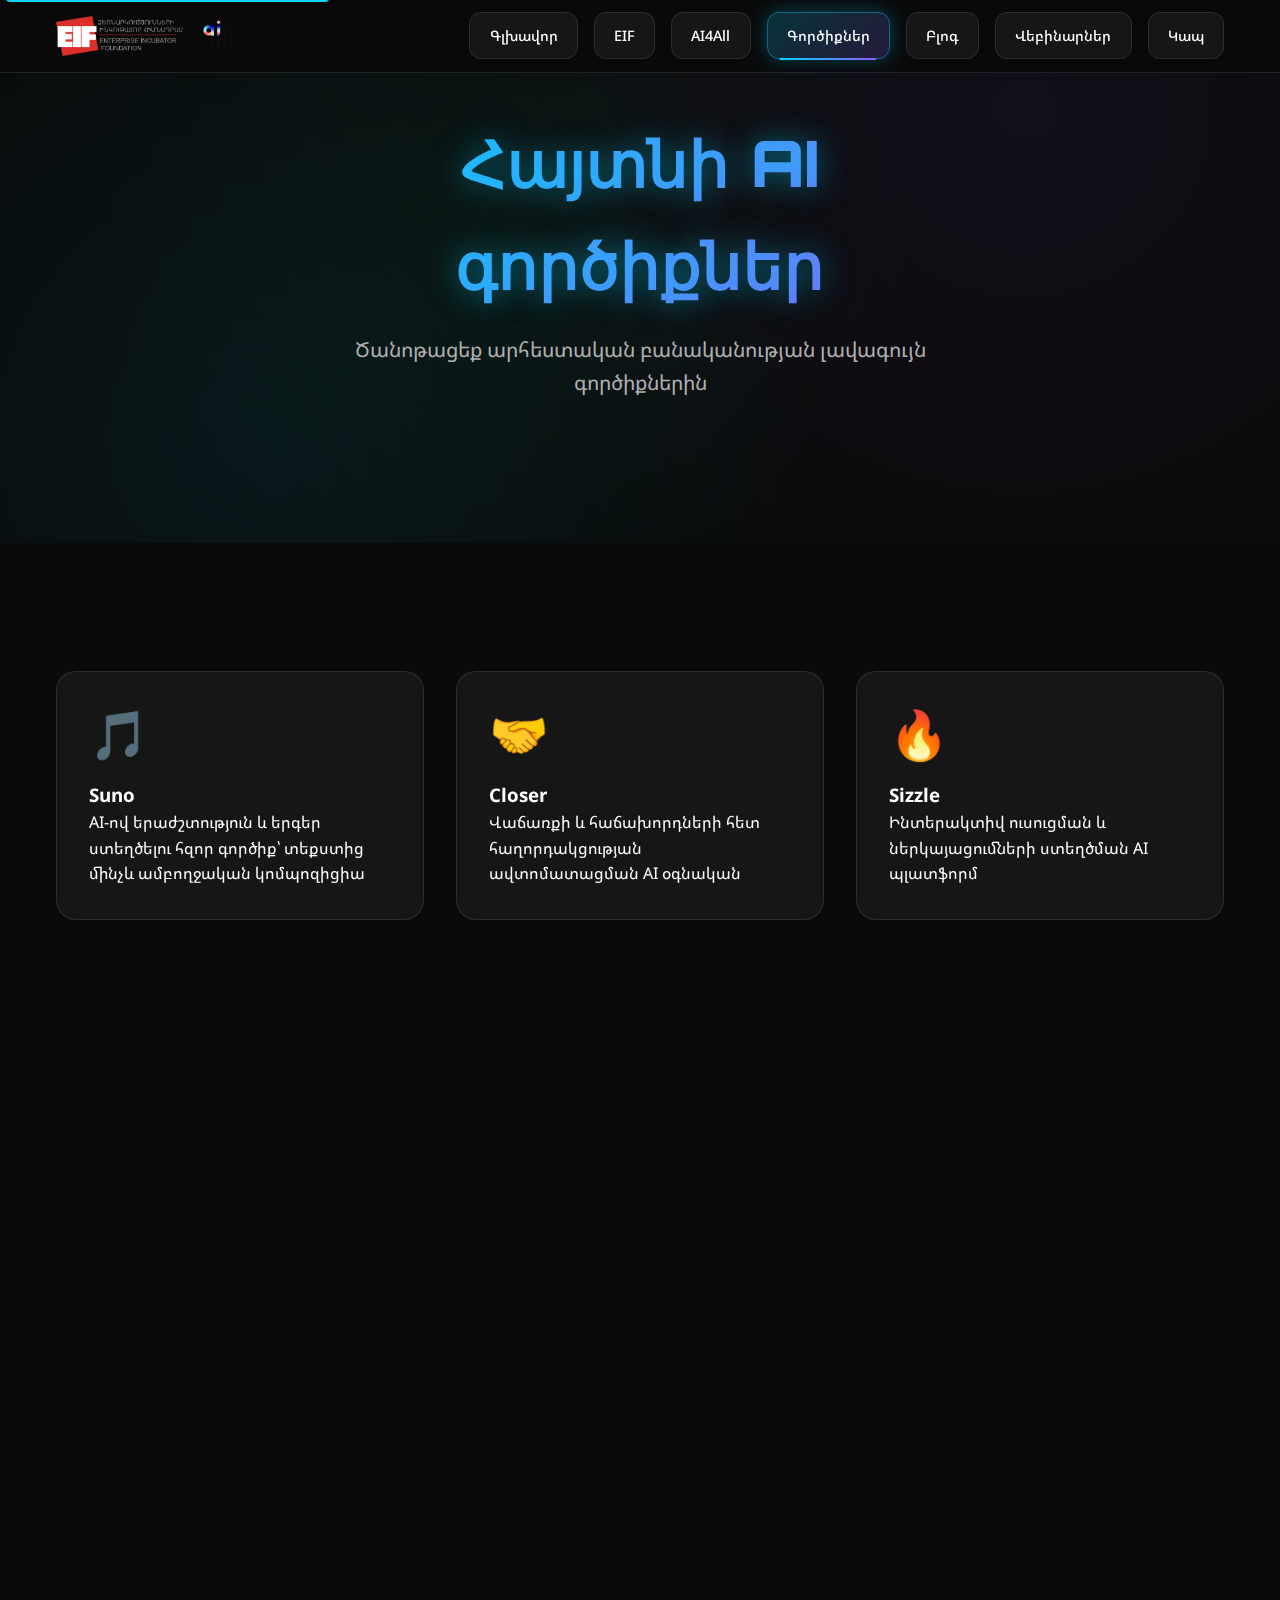
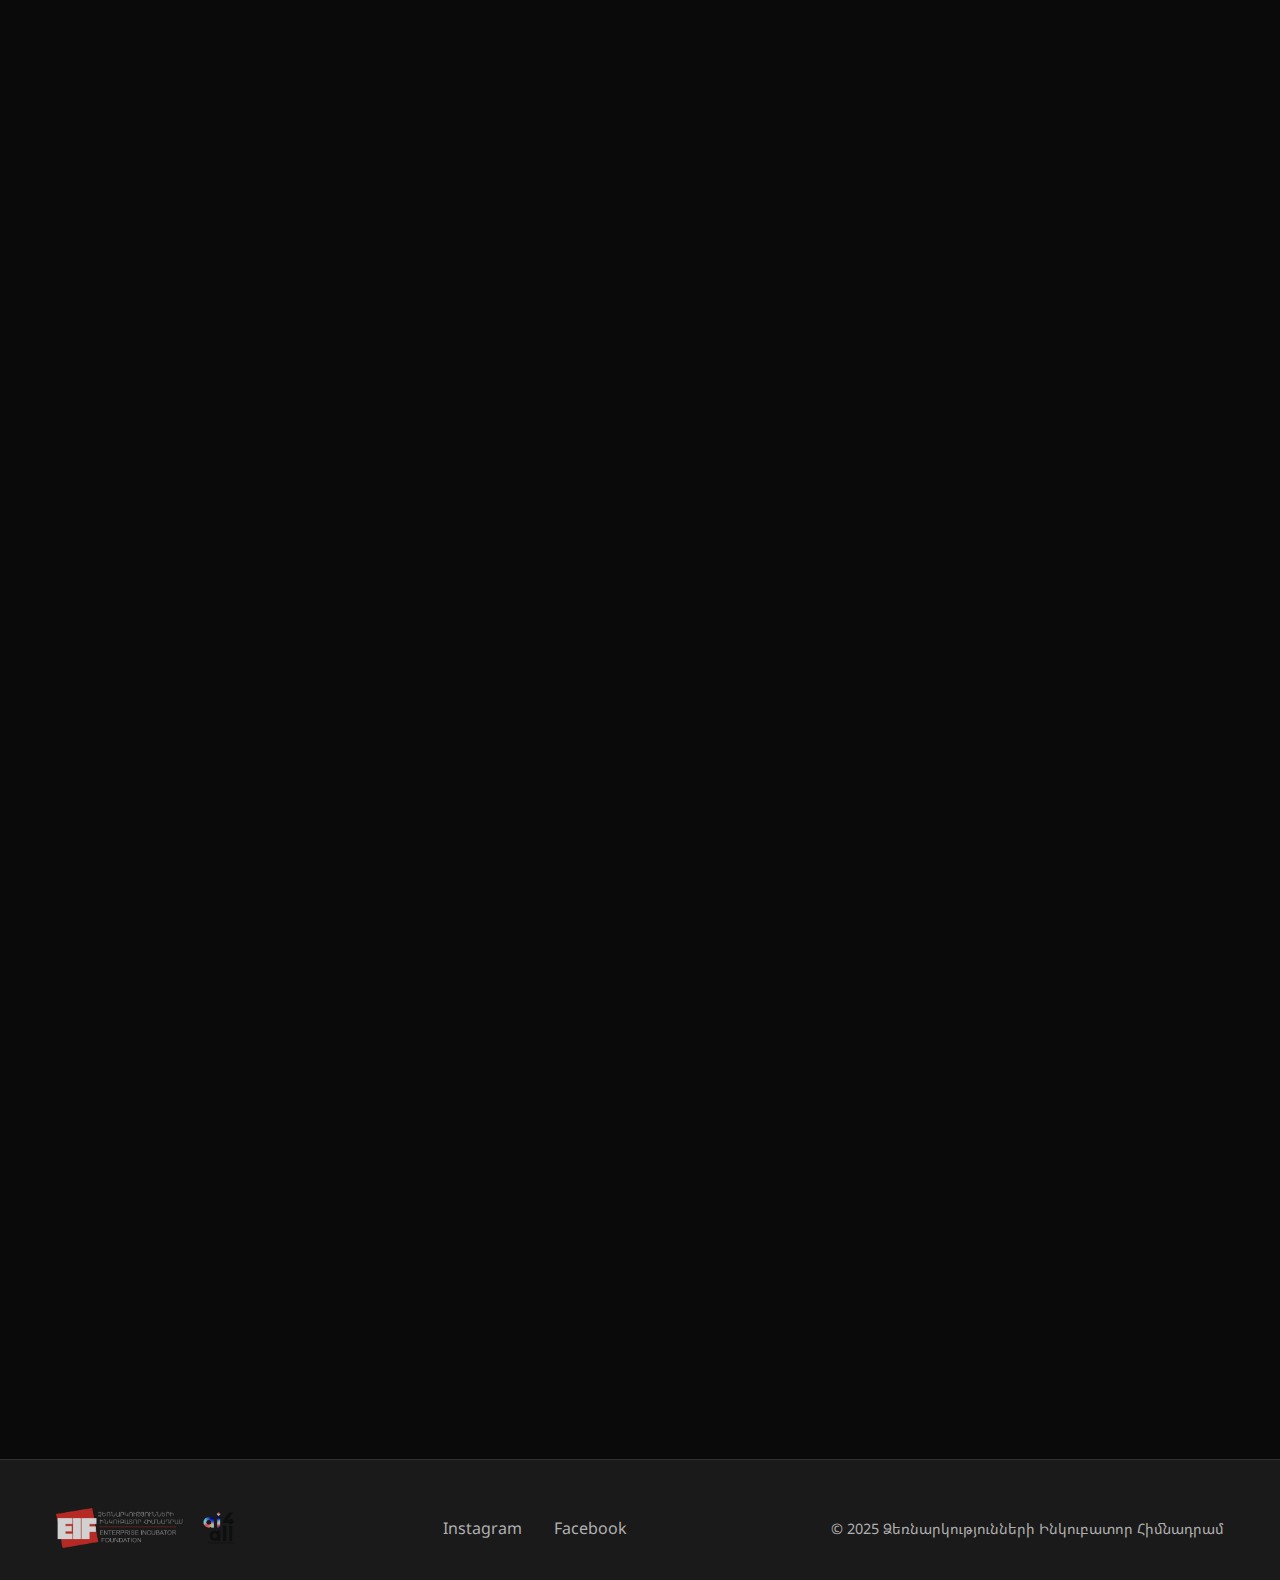
<file: tools.html>
<!DOCTYPE html>
<html lang="hy">
<head>
    <meta charset="UTF-8">
    <meta name="viewport" content="width=device-width, initial-scale=1.0">
    <title>Հայտնի AI գործիքներ - AI4All</title>
    <meta name="description" content="Հայտնի արհեստական բանականության գործիքներ և նրանց մասին նկարագրություն">
    <link rel="preconnect" href="https://fonts.googleapis.com">
    <link rel="preconnect" href="https://fonts.gstatic.com" crossorigin>
    <link href="https://fonts.googleapis.com/css2?family=Orbitron:wght@400;700;900&family=Noto+Sans+Armenian:wght@300;400;500;600;700&display=swap" rel="stylesheet">
    <link rel="stylesheet" href="styles.css">
</head>
<body>
    <!-- Navigation -->
    <nav class="navbar">
        <div class="nav-container">
            <div class="nav-logos">
                <img src="assets/images/eif_logo.png" alt="EIF Logo" class="nav-logo">
                <img src="assets/images/ai4all_logo.png" alt="AI4All Logo" class="nav-logo">
            </div>
            <ul class="nav-menu">
                <li><a href="index.html" class="nav-link">Գլխավոր</a></li>
                <li><a href="eif.html" class="nav-link">EIF</a></li>
                <li><a href="ai4all.html" class="nav-link">AI4All</a></li>
                <li><a href="tools.html" class="nav-link active">Գործիքներ</a></li>
                <li><a href="blog.html" class="nav-link">Բլոգ</a></li>
                <li><a href="webinars.html" class="nav-link">Վեբինարներ</a></li>
                <li><a href="contact.html" class="nav-link">Կապ</a></li>
            </ul>
            <div class="hamburger">
                <span></span>
                <span></span>
                <span></span>
            </div>
        </div>
    </nav>

    <!-- Hero Section -->
    <section class="page-hero">
        <div class="hero-background">
            <div class="hero-overlay"></div>
        </div>
        <div class="hero-content">
            <h1 class="page-hero-title">Հայտնի AI գործիքներ</h1>
            <p class="page-hero-subtitle">Ծանոթացեք արհեստական բանականության լավագույն գործիքներին</p>
        </div>
    </section>

    <!-- Tools Section -->
    <section class="tools-section">
        <div class="container">
            <div class="tools-grid">
                <div class="tool-card">
                    <div class="tool-logo">🎵</div>
                    <h3>Suno</h3>
                    <p>AI-ով երաժշտություն և երգեր ստեղծելու հզոր գործիք՝ տեքստից մինչև ամբողջական կոմպոզիցիա</p>
                </div>
                
                <div class="tool-card">
                    <div class="tool-logo">🤝</div>
                    <h3>Closer</h3>
                    <p>Վաճառքի և հաճախորդների հետ հաղորդակցության ավտոմատացման AI օգնական</p>
                </div>
                
                <div class="tool-card">
                    <div class="tool-logo">🔥</div>
                    <h3>Sizzle</h3>
                    <p>Ինտերակտիվ ուսուցման և ներկայացումների ստեղծման AI պլատֆորմ</p>
                </div>
                
                <div class="tool-card">
                    <div class="tool-logo">🖼️</div>
                    <h3>Edge Gallery</h3>
                    <p>Նկարների և գրաֆիկական նյութերի AI-ով մշակման և կազմակերպման գալերիա</p>
                </div>
                
                <div class="tool-card">
                    <div class="tool-logo">π</div>
                    <h3>Pi</h3>
                    <p>Inflection AI-ի անձնական խելացի օգնական՝ բնական խոսակցության համար</p>
                </div>
                
                <div class="tool-card">
                    <div class="tool-logo">🌟</div>
                    <h3>Aneu</h3>
                    <p>Նորարարական AI լուծումներ բիզնեսի և ստեղծագործության համար</p>
                </div>
                
                <div class="tool-card">
                    <div class="tool-logo">📹</div>
                    <h3>MiniMax</h3>
                    <p>Տեքստից վիդեո ստեղծելու առաջադեմ AI գործիք՝ բարձր որակով</p>
                </div>
                
                <div class="tool-card">
                    <div class="tool-logo">🎨</div>
                    <h3>Microsoft Designer</h3>
                    <p>Microsoft-ի AI-ով աշխատող դիզայնի ստեղծման գործիք՝ պրոֆեսիոնալ արդյունքների համար</p>
                </div>
                
                <div class="tool-card">
                    <div class="tool-logo">🤖</div>
                    <h3>Kimi</h3>
                    <p>Moonshot AI-ի խելացի չատ օգնական՝ երկար տեքստերի վերլուծության հնարավորությամբ</p>
                </div>
                
                <div class="tool-card">
                    <img src="assets/images/claude_logo.png" alt="Claude Logo" class="tool-logo">
                    <h3>Claude</h3>
                    <p>Anthropic-ի բարձր մակարդակի AI օգնական՝ անվտանգ և օգտակար խոսակցության համար</p>
                </div>
                
                <div class="tool-card">
                    <div class="tool-logo">🎭</div>
                    <h3>Shedevrum</h3>
                    <p>Yandex-ի ստեղծագործական AI գործիք՝ նկարների և արվեստի ստեղծման համար</p>
                </div>
                
                <div class="tool-card">
                    <div class="tool-logo">🔍</div>
                    <h3>Arc Search</h3>
                    <p>The Browser Company-ի AI-ով աշխատող խելացի որոնման գործիք</p>
                </div>
                
                <div class="tool-card">
                    <img src="assets/images/copilot_logo.jpg" alt="Copilot Logo" class="tool-logo">
                    <h3>Copilot</h3>
                    <p>Microsoft-ի AI օգնական՝ ծրագրավորման, գրության և ստեղծագործության համար</p>
                </div>
                
                <div class="tool-card">
                    <div class="tool-logo">🚀</div>
                    <h3>Grok</h3>
                    <p>xAI-ի արագ և ուղիղ AI վերլուծության գործիք՝ իրական ժամանակի տվյալներով</p>
                </div>
                
                <div class="tool-card">
                    <div class="tool-logo">🍋</div>
                    <h3>Lime AI</h3>
                    <p>Տվյալների վերլուծության և մեքենայական ուսուցման մոդելների բացատրման գործիք</p>
                </div>
                
                <div class="tool-card">
                    <div class="tool-logo">❓</div>
                    <h3>Perplexity</h3>
                    <p>AI-ով աշխատող որոնման և հարց-պատասխանի գործիք՝ ճշգրիտ տեղեկությունների համար</p>
                </div>
                
                <div class="tool-card">
                    <div class="tool-logo">💭</div>
                    <h3>Le Chat</h3>
                    <p>Mistral AI-ի խոսակցական օգնական՝ բազմալեզու աջակցությամբ</p>
                </div>
                
                <div class="tool-card">
                    <div class="tool-logo">✋</div>
                    <h3>Manus</h3>
                    <p>Ավտոնոմ AI գործակալ՝ բարդ առաջադրանքների ինքնուրույն կատարման համար</p>
                </div>
                
                <div class="tool-card">
                    <img src="assets/images/chatgpt_logo.png" alt="ChatGPT Logo" class="tool-logo">
                    <h3>ChatGPT</h3>
                    <p>OpenAI-ի ամենահայտնի AI չատբոտ՝ բազմակողմանի խնդիրների լուծման համար</p>
                </div>
                
                <div class="tool-card">
                    <div class="tool-logo">📓</div>
                    <h3>NotebookLM</h3>
                    <p>Google-ի AI օգնական՝ գիտական հետազոտության և փաստաթղթերի վերլուծության համար</p>
                </div>
                
                <div class="tool-card">
                    <div class="tool-logo">🗣️</div>
                    <h3>Qwen Chat</h3>
                    <p>Alibaba-ի բազմալեզու AI օգնական՝ տարբեր մշակույթների հասկացողությամբ</p>
                </div>
                
                <div class="tool-card">
                    <img src="assets/images/gemini_logo.png" alt="Gemini Logo" class="tool-logo">
                    <h3>Gemini</h3>
                    <p>Google-ի առաջադեմ AI օգնական՝ տեքստ, նկար և կոդի հետ աշխատանքի համար</p>
                </div>
                
                <div class="tool-card">
                    <div class="tool-logo">🌊</div>
                    <h3>DeepSeek</h3>
                    <p>Չինական AI ընկերության խորը ուսուցման մոդել՝ ծրագրավորման և վերլուծության համար</p>
                </div>
            </div>
        </div>
    </section>

    <!-- Footer -->
    <footer class="footer">
        <div class="container">
            <div class="footer-content">
                <div class="footer-logos">
                    <img src="assets/images/eif_logo.png" alt="EIF Logo" class="footer-logo">
                    <img src="assets/images/ai4all_logo.png" alt="AI4All Logo" class="footer-logo">
                </div>
                <div class="footer-links">
                    <a href="https://www.instagram.com/eif_armenia" target="_blank" class="footer-link">Instagram</a>
                    <a href="https://www.facebook.com/EnterpriseIncubatorFoundation" target="_blank" class="footer-link">Facebook</a>
                </div>
                <p class="footer-text">© 2025 Ձեռնարկությունների Ինկուբատոր Հիմնադրամ</p>
            </div>
        </div>
    </footer>

    <script src="script.js"></script>
</body>
</html>
</file>
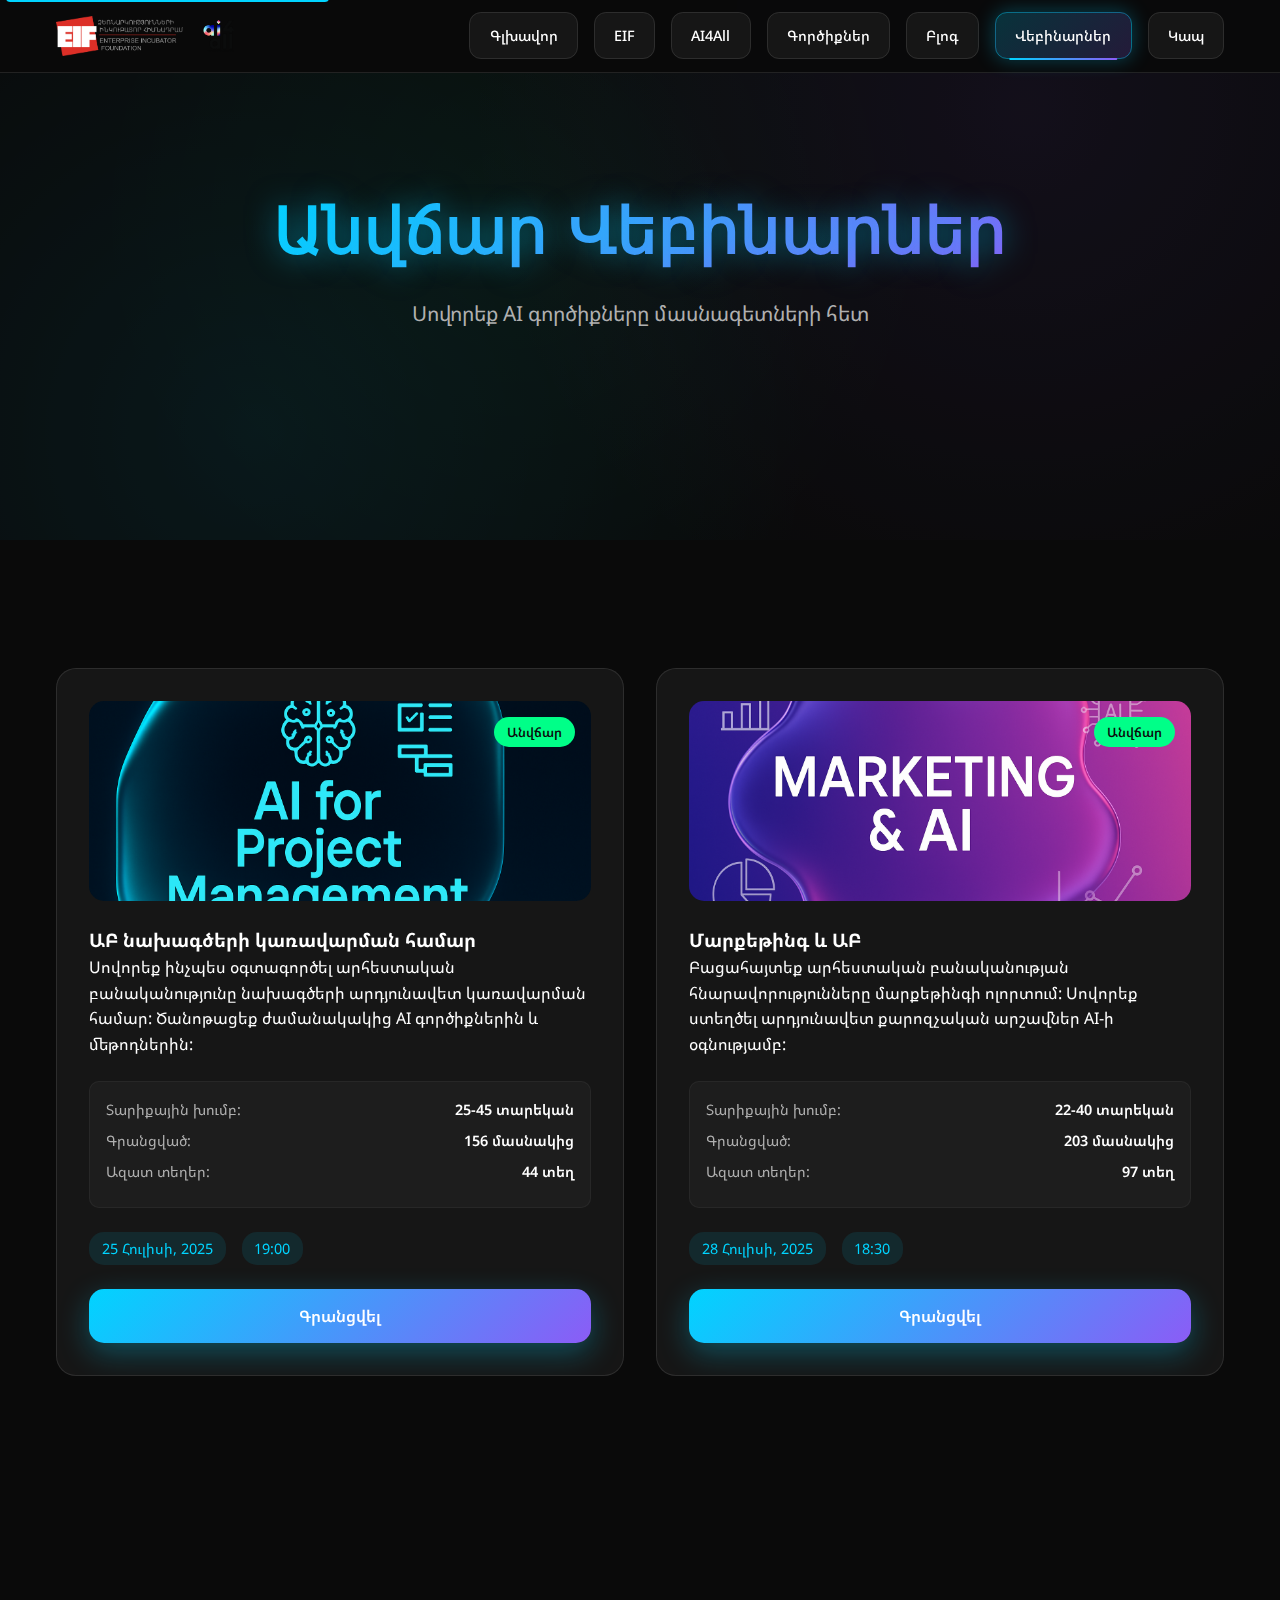
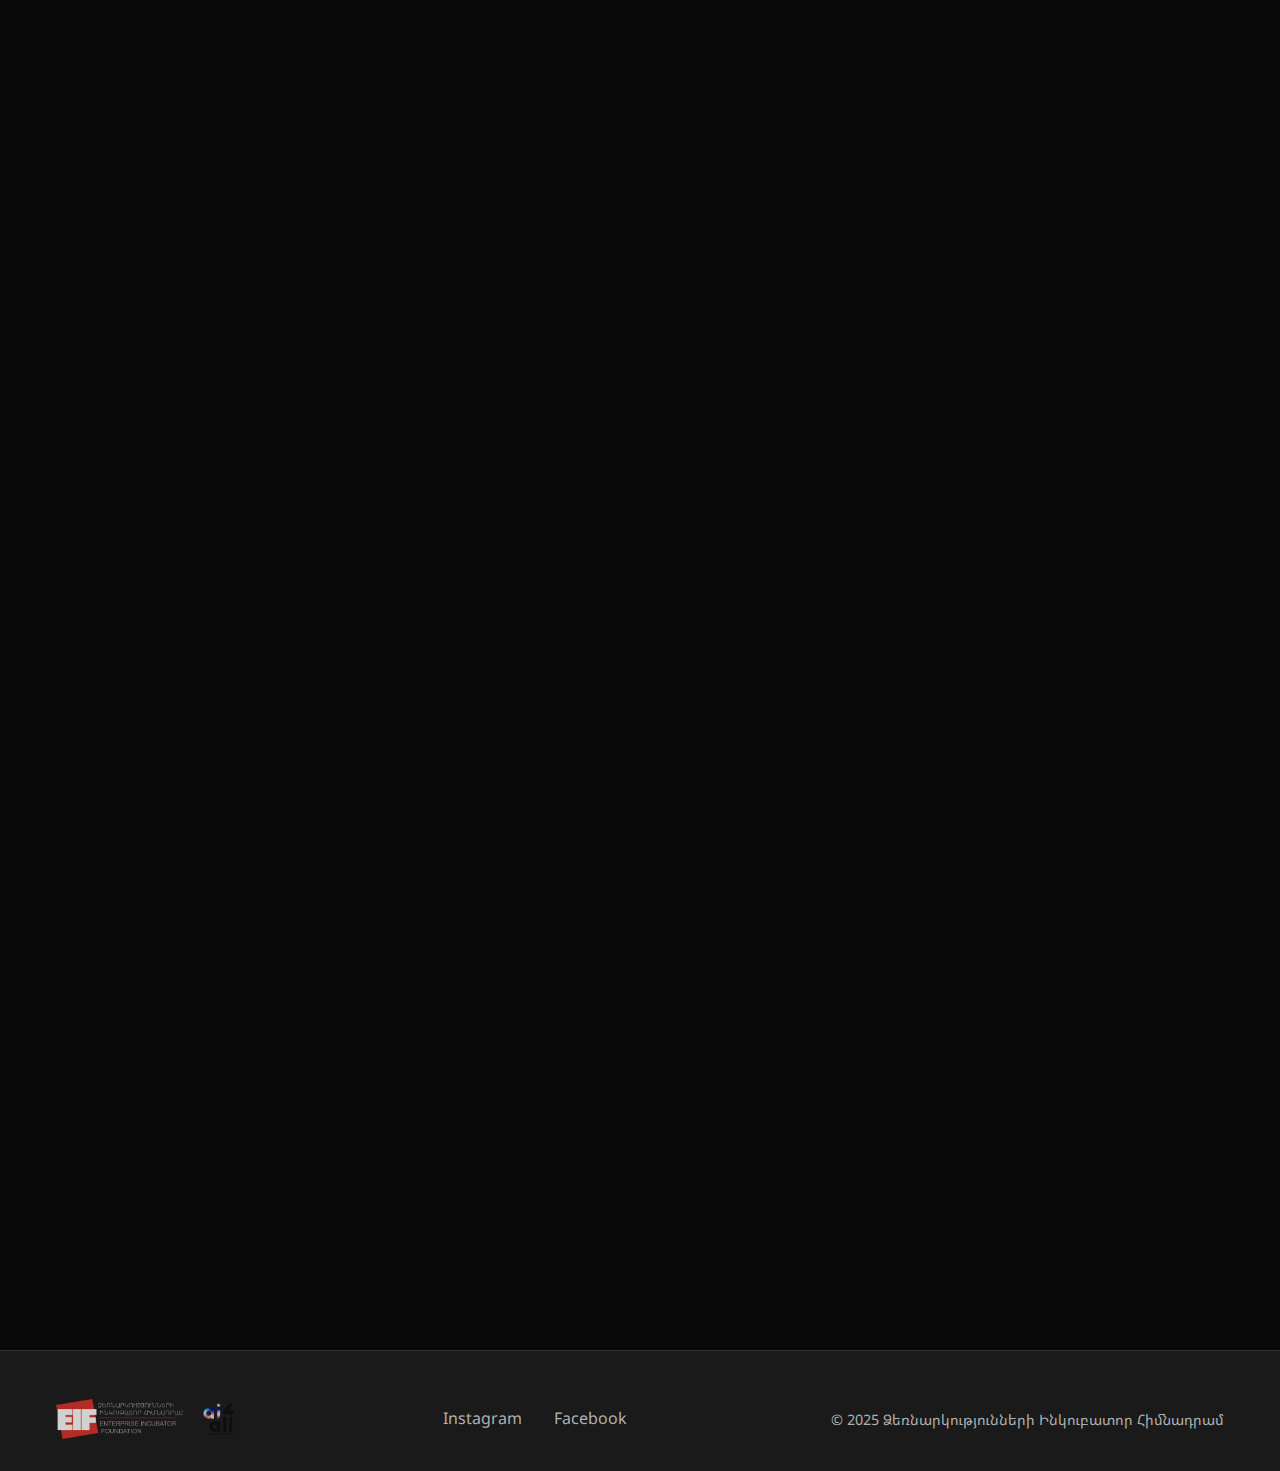
<file: webinars.html>
<!DOCTYPE html>
<html lang="hy">
<head>
    <meta charset="UTF-8">
    <meta name="viewport" content="width=device-width, initial-scale=1.0">
    <title>Անվճար Վեբինարներ - AI4All</title>
    <meta name="description" content="Անվճար AI վեբինարներ - սովորեք արհեստական բանականության գործիքները">
    <link rel="preconnect" href="https://fonts.googleapis.com">
    <link rel="preconnect" href="https://fonts.gstatic.com" crossorigin>
    <link href="https://fonts.googleapis.com/css2?family=Orbitron:wght@400;700;900&family=Noto+Sans+Armenian:wght@300;400;500;600;700&display=swap" rel="stylesheet">
    <link rel="stylesheet" href="styles.css">
</head>
<body>
    <!-- Navigation -->
    <nav class="navbar">
        <div class="nav-container">
            <div class="nav-logos">
                <img src="assets/images/eif_logo.png" alt="EIF Logo" class="nav-logo">
                <img src="assets/images/ai4all_logo.png" alt="AI4All Logo" class="nav-logo">
            </div>
            <ul class="nav-menu">
                <li><a href="index.html" class="nav-link">Գլխավոր</a></li>
                <li><a href="eif.html" class="nav-link">EIF</a></li>
                <li><a href="ai4all.html" class="nav-link">AI4All</a></li>
                <li><a href="tools.html" class="nav-link">Գործիքներ</a></li>
                <li><a href="blog.html" class="nav-link">Բլոգ</a></li>
                <li><a href="webinars.html" class="nav-link active">Վեբինարներ</a></li>
                <li><a href="contact.html" class="nav-link">Կապ</a></li>
            </ul>
            <div class="hamburger">
                <span></span>
                <span></span>
                <span></span>
            </div>
        </div>
    </nav>

    <!-- Hero Section -->
    <section class="page-hero">
        <div class="hero-background">
            <div class="hero-overlay"></div>
        </div>
        <div class="hero-content">
            <h1 class="page-hero-title">Անվճար Վեբինարներ</h1>
            <p class="page-hero-subtitle">Սովորեք AI գործիքները մասնագետների հետ</p>
        </div>
    </section>

    <!-- Webinars Section -->
    <section class="webinars-section">
        <div class="container">
            <div class="webinars-grid">
                <div class="webinar-card">
                    <div class="webinar-image">
                        <img src="assets/images/webinar_ai_project_management.png" alt="AI for Project Management">
                        <div class="webinar-status">Անվճար</div>
                    </div>
                    <div class="webinar-content">
                        <h3 class="webinar-title">ԱԲ նախագծերի կառավարման համար</h3>
                        <p class="webinar-description">
                            Սովորեք ինչպես օգտագործել արհեստական բանականությունը նախագծերի արդյունավետ կառավարման համար: Ծանոթացեք ժամանակակից AI գործիքներին և մեթոդներին:
                        </p>
                        <div class="webinar-details">
                            <div class="webinar-info">
                                <span class="info-label">Տարիքային խումբ:</span>
                                <span class="info-value">25-45 տարեկան</span>
                            </div>
                            <div class="webinar-info">
                                <span class="info-label">Գրանցված:</span>
                                <span class="info-value">156 մասնակից</span>
                            </div>
                            <div class="webinar-info">
                                <span class="info-label">Ազատ տեղեր:</span>
                                <span class="info-value">44 տեղ</span>
                            </div>
                        </div>
                        <div class="webinar-meta">
                            <span class="webinar-date">25 Հուլիսի, 2025</span>
                            <span class="webinar-time">19:00</span>
                        </div>
                        <button class="btn btn-primary">Գրանցվել</button>
                    </div>
                </div>

                <div class="webinar-card">
                    <div class="webinar-image">
                        <img src="assets/images/webinar_marketing_ai.png" alt="Marketing & AI">
                        <div class="webinar-status">Անվճար</div>
                    </div>
                    <div class="webinar-content">
                        <h3 class="webinar-title">Մարքեթինգ և ԱԲ</h3>
                        <p class="webinar-description">
                            Բացահայտեք արհեստական բանականության հնարավորությունները մարքեթինգի ոլորտում: Սովորեք ստեղծել արդյունավետ քարոզչական արշավներ AI-ի օգնությամբ:
                        </p>
                        <div class="webinar-details">
                            <div class="webinar-info">
                                <span class="info-label">Տարիքային խումբ:</span>
                                <span class="info-value">22-40 տարեկան</span>
                            </div>
                            <div class="webinar-info">
                                <span class="info-label">Գրանցված:</span>
                                <span class="info-value">203 մասնակից</span>
                            </div>
                            <div class="webinar-info">
                                <span class="info-label">Ազատ տեղեր:</span>
                                <span class="info-value">97 տեղ</span>
                            </div>
                        </div>
                        <div class="webinar-meta">
                            <span class="webinar-date">28 Հուլիսի, 2025</span>
                            <span class="webinar-time">18:30</span>
                        </div>
                        <button class="btn btn-primary">Գրանցվել</button>
                    </div>
                </div>

                <div class="webinar-card">
                    <div class="webinar-image">
                        <img src="assets/images/webinar_ai_youth.png" alt="AI for Youth">
                        <div class="webinar-status">Անվճար</div>
                    </div>
                    <div class="webinar-content">
                        <h3 class="webinar-title">ԱԲ երիտասարդների համար</h3>
                        <p class="webinar-description">
                            Հատուկ վեբինար երիտասարդների համար: Սովորեք ինչպես AI-ն կարող է օգնել ուսումնառության, ստեղծագործության և կարիերայի զարգացման գործում:
                        </p>
                        <div class="webinar-details">
                            <div class="webinar-info">
                                <span class="info-label">Տարիքային խումբ:</span>
                                <span class="info-value">16-25 տարեկան</span>
                            </div>
                            <div class="webinar-info">
                                <span class="info-label">Գրանցված:</span>
                                <span class="info-value">89 մասնակից</span>
                            </div>
                            <div class="webinar-info">
                                <span class="info-label">Ազատ տեղեր:</span>
                                <span class="info-value">111 տեղ</span>
                            </div>
                        </div>
                        <div class="webinar-meta">
                            <span class="webinar-date">30 Հուլիսի, 2025</span>
                            <span class="webinar-time">17:00</span>
                        </div>
                        <button class="btn btn-primary">Գրանցվել</button>
                    </div>
                </div>

                <div class="webinar-card">
                    <div class="webinar-image">
                        <img src="assets/images/webinar_thumb_1.png" alt="AI in Education">
                        <div class="webinar-status">Անվճար</div>
                    </div>
                    <div class="webinar-content">
                        <h3 class="webinar-title">ԱԲ կրթության մեջ</h3>
                        <p class="webinar-description">
                            Ուսուցիչների և կրթական աշխատակիցների համար նախատեսված վեբինար: Սովորեք ինչպես ինտեգրել AI գործիքները ուսուցման գործընթացում:
                        </p>
                        <div class="webinar-details">
                            <div class="webinar-info">
                                <span class="info-label">Տարիքային խումբ:</span>
                                <span class="info-value">28-55 տարեկան</span>
                            </div>
                            <div class="webinar-info">
                                <span class="info-label">Գրանցված:</span>
                                <span class="info-value">134 մասնակից</span>
                            </div>
                            <div class="webinar-info">
                                <span class="info-label">Ազատ տեղեր:</span>
                                <span class="info-value">66 տեղ</span>
                            </div>
                        </div>
                        <div class="webinar-meta">
                            <span class="webinar-date">2 Օգոստոսի, 2025</span>
                            <span class="webinar-time">19:30</span>
                        </div>
                        <button class="btn btn-primary">Գրանցվել</button>
                    </div>
                </div>

                <div class="webinar-card">
                    <div class="webinar-image">
                        <img src="assets/images/webinar_thumb_2.jpg" alt="AI for Business">
                        <div class="webinar-status">Անվճար</div>
                    </div>
                    <div class="webinar-content">
                        <h3 class="webinar-title">ԱԲ բիզնեսի համար</h3>
                        <p class="webinar-description">
                            Բիզնես ղեկավարների համար վեբինար: Բացահայտեք ինչպես AI-ն կարող է բարելավել ձեր ընկերության արդյունավետությունը և մրցունակությունը:
                        </p>
                        <div class="webinar-details">
                            <div class="webinar-info">
                                <span class="info-label">Տարիքային խումբ:</span>
                                <span class="info-value">30-50 տարեկան</span>
                            </div>
                            <div class="webinar-info">
                                <span class="info-label">Գրանցված:</span>
                                <span class="info-value">178 մասնակից</span>
                            </div>
                            <div class="webinar-info">
                                <span class="info-label">Ազատ տեղեր:</span>
                                <span class="info-value">22 տեղ</span>
                            </div>
                        </div>
                        <div class="webinar-meta">
                            <span class="webinar-date">5 Օգոստոսի, 2025</span>
                            <span class="webinar-time">18:00</span>
                        </div>
                        <button class="btn btn-primary">Գրանցվել</button>
                    </div>
                </div>

                <div class="webinar-card">
                    <div class="webinar-image">
                        <img src="assets/images/webinar_thumb_3.jpg" alt="AI Content Creation">
                        <div class="webinar-status">Անվճար</div>
                    </div>
                    <div class="webinar-content">
                        <h3 class="webinar-title">ԱԲ բովանդակության ստեղծման համար</h3>
                        <p class="webinar-description">
                            Սովորեք ստեղծել որակյալ բովանդակություն AI գործիքների օգնությամբ: Տեքստ, նկարներ, վիդեո և ավելին:
                        </p>
                        <div class="webinar-details">
                            <div class="webinar-info">
                                <span class="info-label">Տարիքային խումբ:</span>
                                <span class="info-value">20-35 տարեկան</span>
                            </div>
                            <div class="webinar-info">
                                <span class="info-label">Գրանցված:</span>
                                <span class="info-value">245 մասնակից</span>
                            </div>
                            <div class="webinar-info">
                                <span class="info-label">Ազատ տեղեր:</span>
                                <span class="info-value">55 տեղ</span>
                            </div>
                        </div>
                        <div class="webinar-meta">
                            <span class="webinar-date">8 Օգոստոսի, 2025</span>
                            <span class="webinar-time">19:00</span>
                        </div>
                        <button class="btn btn-primary">Գրանցվել</button>
                    </div>
                </div>
            </div>
        </div>
    </section>

    <!-- Footer -->
    <footer class="footer">
        <div class="container">
            <div class="footer-content">
                <div class="footer-logos">
                    <img src="assets/images/eif_logo.png" alt="EIF Logo" class="footer-logo">
                    <img src="assets/images/ai4all_logo.png" alt="AI4All Logo" class="footer-logo">
                </div>
                <div class="footer-links">
                    <a href="https://www.instagram.com/eif_armenia" target="_blank" class="footer-link">Instagram</a>
                    <a href="https://www.facebook.com/EnterpriseIncubatorFoundation" target="_blank" class="footer-link">Facebook</a>
                </div>
                <p class="footer-text">© 2025 Ձեռնարկությունների Ինկուբատոր Հիմնադրամ</p>
            </div>
        </div>
    </footer>

    <script src="script.js"></script>
</body>
</html>
</file>
<file: styles.css>
/* Reset and Base Styles */
* {
    margin: 0;
    padding: 0;
    box-sizing: border-box;
}

:root {
    /* Color Scheme */
    --primary-bg: #0a0a0a;
    --secondary-bg: #1a1a1a;
    --glass-bg: rgba(255, 255, 255, 0.05);
    --glass-border: rgba(255, 255, 255, 0.1);
    --text-primary: #ffffff;
    --text-secondary: #b0b0b0;
    --accent-blue: #00d4ff;
    --accent-purple: #8b5cf6;
    --accent-green: #00ff88;
    
    /* Typography */
    --font-title: 'Orbitron', sans-serif;
    --font-body: 'Noto Sans Armenian', sans-serif;
    
    /* Spacing */
    --container-max: 1200px;
    --section-padding: 80px 0;
    --element-gap: 2rem;
    
    /* Effects */
    --blur-amount: 20px;
    --transition: all 0.3s cubic-bezier(0.4, 0, 0.2, 1);
    --glow: 0 0 20px rgba(0, 212, 255, 0.3);
}

body {
    font-family: var(--font-body);
    background: var(--primary-bg);
    color: var(--text-primary);
    line-height: 1.6;
    overflow-x: hidden;
}

/* Container */
.container {
    max-width: var(--container-max);
    margin: 0 auto;
    padding: 0 1rem;
}

/* Glass Panel Effect */
.glass-panel {
    background: var(--glass-bg);
    backdrop-filter: blur(var(--blur-amount));
    -webkit-backdrop-filter: blur(var(--blur-amount));
    border: 1px solid var(--glass-border);
    border-radius: 20px;
    padding: 2rem;
    transition: var(--transition);
}

.glass-panel:hover {
    background: rgba(255, 255, 255, 0.08);
    border-color: rgba(255, 255, 255, 0.2);
    box-shadow: var(--glow);
}

/* Navigation */
.navbar {
    position: fixed;
    top: 0;
    left: 0;
    right: 0;
    z-index: 1000;
    background: rgba(10, 10, 10, 0.95);
    backdrop-filter: blur(var(--blur-amount));
    -webkit-backdrop-filter: blur(var(--blur-amount));
    border-bottom: 1px solid var(--glass-border);
    padding: 1rem 0;
    transition: var(--transition);
}

.nav-container {
    max-width: var(--container-max);
    margin: 0 auto;
    padding: 0 1rem;
    display: flex;
    justify-content: space-between;
    align-items: center;
}

.nav-logos {
    display: flex;
    gap: 1rem;
    align-items: center;
}

.nav-logo {
    height: 40px;
    width: auto;
    transition: var(--transition);
}

.nav-logo:hover {
    transform: scale(1.05);
    filter: drop-shadow(0 0 10px var(--accent-blue));
}

.nav-menu {
    display: flex;
    list-style: none;
    gap: 1rem;
    align-items: center;
}

.nav-link {
    color: var(--text-primary);
    text-decoration: none;
    font-weight: 500;
    transition: var(--transition);
    position: relative;
    padding: 0.8rem 1.2rem;
    border-radius: 12px;
    background: rgba(255, 255, 255, 0.05);
    border: 1px solid rgba(255, 255, 255, 0.1);
    backdrop-filter: blur(10px);
    -webkit-backdrop-filter: blur(10px);
    font-size: 0.9rem;
}

.nav-link:hover {
    color: var(--text-primary);
    background: rgba(0, 212, 255, 0.15);
    border-color: rgba(0, 212, 255, 0.3);
    box-shadow: 0 0 15px rgba(0, 212, 255, 0.2);
    transform: translateY(-2px);
}

.nav-link.active {
    color: var(--text-primary);
    background: linear-gradient(135deg, rgba(0, 212, 255, 0.2), rgba(139, 92, 246, 0.2));
    border-color: rgba(0, 212, 255, 0.4);
    box-shadow: 0 0 20px rgba(0, 212, 255, 0.3);
}

.nav-link::after {
    content: '';
    position: absolute;
    bottom: -2px;
    left: 50%;
    width: 0;
    height: 2px;
    background: linear-gradient(90deg, var(--accent-blue), var(--accent-purple));
    transition: var(--transition);
    transform: translateX(-50%);
    border-radius: 2px;
}

.nav-link:hover::after,
.nav-link.active::after {
    width: 80%;
}

/* Hamburger Menu */
.hamburger {
    display: none;
    flex-direction: column;
    cursor: pointer;
    gap: 4px;
}

.hamburger span {
    width: 25px;
    height: 3px;
    background: var(--text-primary);
    transition: var(--transition);
    border-radius: 2px;
}

/* Hero Sections */
.hero {
    min-height: 100vh;
    display: flex;
    align-items: center;
    justify-content: center;
    position: relative;
    overflow: hidden;
}

.page-hero {
    min-height: 60vh;
    display: flex;
    align-items: center;
    justify-content: center;
    position: relative;
    overflow: hidden;
}

.hero-background {
    position: absolute;
    top: 0;
    left: 0;
    right: 0;
    bottom: 0;
    background: linear-gradient(135deg, var(--primary-bg) 0%, var(--secondary-bg) 100%);
    background-image: 
        radial-gradient(circle at 20% 80%, rgba(0, 212, 255, 0.1) 0%, transparent 50%),
        radial-gradient(circle at 80% 20%, rgba(139, 92, 246, 0.1) 0%, transparent 50%),
        radial-gradient(circle at 40% 40%, rgba(0, 255, 136, 0.05) 0%, transparent 50%);
}

.hero-overlay {
    position: absolute;
    top: 0;
    left: 0;
    right: 0;
    bottom: 0;
    background: rgba(10, 10, 10, 0.3);
}

.hero-content {
    position: relative;
    z-index: 2;
    text-align: center;
    max-width: 800px;
    padding: 2rem;
}

.hero-logos {
    display: flex;
    justify-content: center;
    gap: 2rem;
    margin-bottom: 2rem;
}

.hero-logo {
    height: 80px;
    width: auto;
    filter: drop-shadow(0 0 20px rgba(255, 255, 255, 0.3));
    animation: float 3s ease-in-out infinite;
}

.page-hero-logo {
    height: 60px;
    width: auto;
    margin-bottom: 1rem;
    filter: drop-shadow(0 0 15px rgba(255, 255, 255, 0.3));
}

.hero-title,
.page-hero-title {
    font-family: var(--font-title);
    font-size: clamp(2.5rem, 5vw, 4rem);
    font-weight: 900;
    margin-bottom: 1rem;
    background: linear-gradient(135deg, var(--accent-blue), var(--accent-purple));
    -webkit-background-clip: text;
    -webkit-text-fill-color: transparent;
    background-clip: text;
    text-shadow: 0 0 30px rgba(0, 212, 255, 0.5);
}

.hero-subtitle,
.page-hero-subtitle {
    font-size: clamp(1.1rem, 2vw, 1.3rem);
    color: var(--text-secondary);
    margin-bottom: 2rem;
    max-width: 600px;
    margin-left: auto;
    margin-right: auto;
}

/* Buttons */
.btn {
    display: inline-block;
    padding: 1rem 2rem;
    border: none;
    border-radius: 15px;
    font-weight: 600;
    text-decoration: none;
    cursor: pointer;
    transition: var(--transition);
    position: relative;
    overflow: hidden;
    font-family: var(--font-body);
    font-size: 1rem;
    text-align: center;
    white-space: nowrap;
    min-width: 120px;
}

.btn-primary {
    background: linear-gradient(135deg, var(--accent-blue), var(--accent-purple));
    color: white;
    box-shadow: 0 10px 30px rgba(0, 212, 255, 0.3);
    border: none;
}

.btn-primary:hover {
    transform: translateY(-3px);
    box-shadow: 0 15px 40px rgba(0, 212, 255, 0.4);
    background: linear-gradient(135deg, #00b8e6, #7c3aed);
}

.btn-secondary {
    background: var(--glass-bg);
    color: var(--text-primary);
    border: 1px solid var(--glass-border);
    backdrop-filter: blur(10px);
    -webkit-backdrop-filter: blur(10px);
}

.btn-secondary:hover {
    background: rgba(255, 255, 255, 0.1);
    border-color: var(--accent-blue);
    color: var(--accent-blue);
    transform: translateY(-3px);
}

.hero-buttons {
    display: flex;
    gap: 1rem;
    justify-content: center;
    flex-wrap: wrap;
    margin-top: 2rem;
}

/* Webinar specific button fixes */
.webinar-card .btn-primary {
    width: 100%;
    margin-top: 1rem;
    display: block;
    text-align: center;
    line-height: 1.4;
}

/* Scroll Indicator */
.scroll-indicator {
    position: absolute;
    bottom: 2rem;
    left: 50%;
    transform: translateX(-50%);
    animation: bounce 2s infinite;
}

.scroll-arrow {
    width: 30px;
    height: 30px;
    border: 2px solid var(--accent-blue);
    border-top: none;
    border-left: none;
    transform: rotate(45deg);
}

/* Sections */
section {
    padding: var(--section-padding);
    position: relative;
}

.section-title {
    font-family: var(--font-title);
    font-size: clamp(2rem, 4vw, 3rem);
    text-align: center;
    margin-bottom: 3rem;
    background: linear-gradient(135deg, var(--text-primary), var(--accent-blue));
    -webkit-background-clip: text;
    -webkit-text-fill-color: transparent;
    background-clip: text;
}

/* Content Text */
.content-text {
    background: rgba(255, 255, 255, 0.03);
    backdrop-filter: blur(15px);
    -webkit-backdrop-filter: blur(15px);
    border: 1px solid rgba(255, 255, 255, 0.08);
    border-radius: 15px;
    padding: 2rem;
    margin: 2rem 0;
}

.content-text p {
    margin-bottom: 1.5rem;
    font-size: 1.1rem;
    line-height: 1.8;
    color: var(--text-primary);
}

/* Grid Layouts */
.features-grid,
.goals-grid,
.vision-grid,
.tools-grid,
.blog-grid,
.webinars-grid {
    display: grid;
    gap: 2rem;
    margin-top: 3rem;
}

.features-grid {
    grid-template-columns: repeat(auto-fit, minmax(250px, 1fr));
}

.goals-grid {
    grid-template-columns: repeat(auto-fit, minmax(300px, 1fr));
}

.vision-grid {
    grid-template-columns: repeat(auto-fit, minmax(280px, 1fr));
}

.tools-grid {
    grid-template-columns: repeat(auto-fit, minmax(280px, 1fr));
}

.blog-grid {
    grid-template-columns: repeat(auto-fit, minmax(350px, 1fr));
}

.webinars-grid {
    grid-template-columns: repeat(auto-fit, minmax(380px, 1fr));
}

/* Cards */
.feature-card,
.goal-card,
.vision-card,
.tool-card,
.blog-card,
.webinar-card {
    background: var(--glass-bg);
    backdrop-filter: blur(var(--blur-amount));
    -webkit-backdrop-filter: blur(var(--blur-amount));
    border: 1px solid var(--glass-border);
    border-radius: 20px;
    padding: 2rem;
    transition: var(--transition);
    position: relative;
    overflow: hidden;
}

.feature-card:hover,
.goal-card:hover,
.vision-card:hover,
.tool-card:hover,
.blog-card:hover,
.webinar-card:hover {
    transform: translateY(-10px);
    background: rgba(255, 255, 255, 0.08);
    border-color: rgba(255, 255, 255, 0.2);
    box-shadow: 0 20px 40px rgba(0, 0, 0, 0.3);
}

.feature-icon,
.goal-icon,
.vision-icon {
    font-size: 3rem;
    margin-bottom: 1rem;
    display: block;
}

.tool-logo {
    width: 60px;
    height: 60px;
    margin-bottom: 1rem;
    border-radius: 10px;
    object-fit: contain;
}

.tool-logo:not(img) {
    font-size: 3rem;
    display: flex;
    align-items: center;
    justify-content: center;
    width: 60px;
    height: 60px;
}

/* Blog Cards */
.blog-image {
    width: 100%;
    height: 200px;
    border-radius: 15px;
    overflow: hidden;
    margin-bottom: 1.5rem;
}

.blog-image img {
    width: 100%;
    height: 100%;
    object-fit: cover;
    transition: var(--transition);
}

.blog-card:hover .blog-image img {
    transform: scale(1.05);
}

.blog-meta {
    display: flex;
    gap: 1rem;
    margin-bottom: 1rem;
    font-size: 0.9rem;
}

.blog-date {
    color: var(--text-secondary);
}

.blog-category {
    color: var(--accent-blue);
    background: rgba(0, 212, 255, 0.1);
    padding: 0.2rem 0.8rem;
    border-radius: 20px;
    font-size: 0.8rem;
}

.blog-title {
    font-size: 1.3rem;
    margin-bottom: 1rem;
    color: var(--text-primary);
}

.blog-excerpt {
    color: var(--text-secondary);
    margin-bottom: 1.5rem;
    line-height: 1.6;
}

.blog-read-more {
    color: var(--accent-blue);
    text-decoration: none;
    font-weight: 600;
    transition: var(--transition);
}

.blog-read-more:hover {
    color: var(--accent-purple);
}

/* Webinar Cards */
.webinar-image {
    position: relative;
    width: 100%;
    height: 200px;
    border-radius: 15px;
    overflow: hidden;
    margin-bottom: 1.5rem;
}

.webinar-image img {
    width: 100%;
    height: 100%;
    object-fit: cover;
}

.webinar-status {
    position: absolute;
    top: 1rem;
    right: 1rem;
    background: var(--accent-green);
    color: var(--primary-bg);
    padding: 0.3rem 0.8rem;
    border-radius: 20px;
    font-size: 0.8rem;
    font-weight: 600;
}

.webinar-details {
    margin: 1.5rem 0;
    padding: 1rem;
    background: rgba(255, 255, 255, 0.03);
    border-radius: 10px;
    border: 1px solid rgba(255, 255, 255, 0.05);
}

.webinar-info {
    display: flex;
    justify-content: space-between;
    margin-bottom: 0.5rem;
}

.info-label {
    color: var(--text-secondary);
    font-size: 0.9rem;
}

.info-value {
    color: var(--text-primary);
    font-weight: 600;
    font-size: 0.9rem;
}

.webinar-meta {
    display: flex;
    gap: 1rem;
    margin-bottom: 1.5rem;
    font-size: 0.9rem;
}

.webinar-date,
.webinar-time {
    color: var(--accent-blue);
    background: rgba(0, 212, 255, 0.1);
    padding: 0.3rem 0.8rem;
    border-radius: 15px;
}

/* Contact Form */
.contact-grid {
    display: grid;
    grid-template-columns: 1fr 1fr;
    gap: 3rem;
    margin-top: 3rem;
}

.contact-form {
    display: flex;
    flex-direction: column;
    gap: 1.5rem;
}

.form-group {
    display: flex;
    flex-direction: column;
    gap: 0.5rem;
}

.form-group label {
    color: var(--text-primary);
    font-weight: 600;
}

.form-group input,
.form-group textarea {
    background: rgba(255, 255, 255, 0.05);
    border: 1px solid var(--glass-border);
    border-radius: 10px;
    padding: 1rem;
    color: var(--text-primary);
    font-family: var(--font-body);
    transition: var(--transition);
}

.form-group input:focus,
.form-group textarea:focus {
    outline: none;
    border-color: var(--accent-blue);
    background: rgba(255, 255, 255, 0.08);
    box-shadow: 0 0 20px rgba(0, 212, 255, 0.2);
}

.contact-info {
    display: flex;
    flex-direction: column;
    gap: 2rem;
}

.contact-item {
    display: flex;
    gap: 1rem;
    align-items: flex-start;
}

.contact-icon {
    font-size: 1.5rem;
    width: 50px;
    height: 50px;
    display: flex;
    align-items: center;
    justify-content: center;
    background: var(--glass-bg);
    border-radius: 15px;
    border: 1px solid var(--glass-border);
}

.contact-details h3 {
    color: var(--text-primary);
    margin-bottom: 0.5rem;
}

.contact-details p,
.contact-details a {
    color: var(--text-secondary);
    text-decoration: none;
    transition: var(--transition);
}

.contact-details a:hover {
    color: var(--accent-blue);
}

/* Social Links */
.social-links {
    margin-top: 2rem;
}

.social-links h3 {
    margin-bottom: 1rem;
    color: var(--text-primary);
}

.social-buttons {
    display: flex;
    gap: 1rem;
    flex-wrap: wrap;
}

.social-btn {
    display: flex;
    align-items: center;
    gap: 0.5rem;
    padding: 0.8rem 1.5rem;
    background: var(--glass-bg);
    border: 1px solid var(--glass-border);
    border-radius: 15px;
    color: var(--text-primary);
    text-decoration: none;
    transition: var(--transition);
}

.social-btn:hover {
    background: rgba(255, 255, 255, 0.1);
    border-color: var(--accent-blue);
    color: var(--accent-blue);
    transform: translateY(-3px);
}

.social-icon {
    font-size: 1.2rem;
}

/* Map */
.map-container {
    border-radius: 15px;
    overflow: hidden;
    margin-top: 2rem;
}

/* Footer */
.footer {
    background: var(--secondary-bg);
    border-top: 1px solid var(--glass-border);
    padding: 3rem 0 2rem;
    margin-top: 4rem;
}

.footer-content {
    display: flex;
    justify-content: space-between;
    align-items: center;
    flex-wrap: wrap;
    gap: 2rem;
}

.footer-logos {
    display: flex;
    gap: 1rem;
    align-items: center;
}

.footer-logo {
    height: 40px;
    width: auto;
    opacity: 0.8;
    transition: var(--transition);
}

.footer-logo:hover {
    opacity: 1;
    transform: scale(1.05);
}

.footer-links {
    display: flex;
    gap: 2rem;
}

.footer-link {
    color: var(--text-secondary);
    text-decoration: none;
    transition: var(--transition);
}

.footer-link:hover {
    color: var(--accent-blue);
}

.footer-text {
    color: var(--text-secondary);
    font-size: 0.9rem;
}

/* Animations */
@keyframes float {
    0%, 100% { transform: translateY(0px); }
    50% { transform: translateY(-10px); }
}

@keyframes bounce {
    0%, 20%, 50%, 80%, 100% { transform: translateY(0) translateX(-50%); }
    40% { transform: translateY(-10px) translateX(-50%); }
    60% { transform: translateY(-5px) translateX(-50%); }
}

/* Responsive Design */
@media (max-width: 768px) {
    :root {
        --section-padding: 60px 0;
        --element-gap: 1.5rem;
    }
    
    .container {
        padding: 0 1rem;
    }
    
    .nav-menu {
        display: none;
        position: absolute;
        top: 100%;
        left: 0;
        right: 0;
        background: rgba(10, 10, 10, 0.95);
        backdrop-filter: blur(var(--blur-amount));
        -webkit-backdrop-filter: blur(var(--blur-amount));
        flex-direction: column;
        padding: 2rem;
        border-top: 1px solid var(--glass-border);
    }
    
    .nav-menu.active {
        display: flex;
    }
    
    .nav-link {
        font-size: 0.85rem;
        padding: 0.6rem 1rem;
    }
    
    .hamburger {
        display: flex;
    }
    
    .hamburger.active span:nth-child(1) {
        transform: rotate(45deg) translate(5px, 5px);
    }
    
    .hamburger.active span:nth-child(2) {
        opacity: 0;
    }
    
    .hamburger.active span:nth-child(3) {
        transform: rotate(-45deg) translate(7px, -6px);
    }
    
    /* Hero Section Mobile */
    .hero {
        padding: 5rem 0 3rem;
    }
    
    .hero h1 {
        font-size: 2rem;
        line-height: 1.2;
        margin-bottom: 0.8rem;
    }
    
    .hero p {
        font-size: 0.9rem;
        line-height: 1.5;
        margin-bottom: 1.5rem;
    }
    
    .hero-logos {
        flex-direction: column;
        align-items: center;
        gap: 1rem;
    }
    
    .hero-logo {
        height: 50px;
    }
    
    .hero-buttons {
        flex-direction: column;
        align-items: center;
        gap: 0.8rem;
    }
    
    .btn {
        width: 100%;
        max-width: 280px;
        text-align: center;
        font-size: 0.85rem;
        padding: 0.8rem 1.5rem;
    }
    
    /* Page Headers Mobile */
    .page-header h1 {
        font-size: 1.8rem;
        margin-bottom: 0.8rem;
    }
    
    .page-header p {
        font-size: 0.9rem;
        line-height: 1.5;
    }
    
    /* Content Sections Mobile */
    .content-section h2 {
        font-size: 1.5rem;
        margin-bottom: 0.8rem;
    }
    
    .content-section h3 {
        font-size: 1.2rem;
        margin-bottom: 0.6rem;
    }
    
    .content-section p {
        font-size: 0.85rem;
        line-height: 1.5;
        margin-bottom: 1rem;
    }
    
    /* Features Mobile */
    .features h2 {
        font-size: 1.6rem;
        margin-bottom: 0.8rem;
    }
    
    .features p {
        font-size: 0.9rem;
        line-height: 1.5;
        margin-bottom: 1.5rem;
    }
    
    .features-grid {
        grid-template-columns: 1fr;
        gap: 1.5rem;
    }
    
    .feature-card {
        padding: 1.5rem;
    }
    
    .feature-card h3 {
        font-size: 1rem;
        margin-bottom: 0.6rem;
    }
    
    .feature-card p {
        font-size: 0.8rem;
        line-height: 1.4;
    }
    
    /* Tools Grid Mobile */
    .tools-grid {
        grid-template-columns: 1fr;
        gap: 1rem;
    }
    
    .tool-card {
        padding: 1rem;
    }
    
    .tool-card h3 {
        font-size: 0.95rem;
        margin-bottom: 0.5rem;
    }
    
    .tool-card p {
        font-size: 0.75rem;
        line-height: 1.4;
    }
    
    /* Webinars Mobile */
    .webinars-grid {
        grid-template-columns: 1fr;
        gap: 1.5rem;
    }
    
    .webinar-card {
        padding: 1.2rem;
    }
    
    .webinar-card h3 {
        font-size: 1rem;
        margin-bottom: 0.6rem;
        line-height: 1.3;
    }
    
    .webinar-card p {
        font-size: 0.8rem;
        line-height: 1.4;
        margin-bottom: 0.8rem;
    }
    
    .webinar-info {
        font-size: 0.75rem;
        gap: 0.8rem;
    }
    
    .webinar-info div {
        margin-bottom: 0.3rem;
    }
    
    .webinar-info strong {
        font-size: 0.75rem;
    }
    
    .webinar-date,
    .webinar-time {
        font-size: 0.75rem;
        padding: 0.3rem 0.6rem;
    }
    
    /* Blog Mobile */
    .blog-grid {
        grid-template-columns: 1fr;
        gap: 1.5rem;
    }
    
    .blog-card {
        padding: 1.2rem;
    }
    
    .blog-card h3 {
        font-size: 1rem;
        margin-bottom: 0.6rem;
        line-height: 1.3;
    }
    
    .blog-card p {
        font-size: 0.8rem;
        line-height: 1.4;
        margin-bottom: 0.8rem;
    }
    
    .blog-meta {
        font-size: 0.7rem;
    }
    
    .contact-grid {
        grid-template-columns: 1fr;
        gap: 2rem;
    }
    
    .contact-form h2 {
        font-size: 1.4rem;
        margin-bottom: 1rem;
    }
    
    .form-group label {
        font-size: 0.8rem;
        margin-bottom: 0.4rem;
    }
    
    .form-group input,
    .form-group textarea {
        font-size: 0.85rem;
        padding: 0.8rem;
    }
    
    .contact-info h2 {
        font-size: 1.4rem;
        margin-bottom: 1rem;
    }
    
    .contact-item h3 {
        font-size: 0.9rem;
        margin-bottom: 0.4rem;
    }
    
    .contact-item p,
    .contact-item a {
        font-size: 0.8rem;
    }
    
    .footer-content {
        flex-direction: column;
        text-align: center;
    }
    
    .footer-links {
        justify-content: center;
    }
    
    .footer-link {
        font-size: 0.8rem;
    }
    
    .footer-text {
        font-size: 0.75rem;
    }
    
    .social-buttons {
        justify-content: center;
    }
    
    .social-btn {
        font-size: 0.8rem;
        padding: 0.6rem 1rem;
    }
    
    .webinar-meta {
        flex-direction: column;
        gap: 0.5rem;
    }
    
    .webinar-date,
    .webinar-time {
        text-align: center;
    }
}

@media (max-width: 480px) {
    .container {
        padding: 0 0.5rem;
    }
    
    .glass-panel {
        padding: 1.5rem;
    }
    
    .hero-content {
        padding: 1rem;
    }
    
    .nav-container {
        padding: 0 0.5rem;
    }
    
    .nav-logo {
        height: 35px;
    }
    
    .tools-grid,
    .blog-grid,
    .webinars-grid {
        grid-template-columns: 1fr;
    }
    
    .webinar-info {
        flex-direction: column;
        gap: 0.3rem;
    }
    
    .info-label,
    .info-value {
        font-size: 0.8rem;
    }
}

/* High DPI Displays */
@media (-webkit-min-device-pixel-ratio: 2), (min-resolution: 192dpi) {
    .hero-logo,
    .nav-logo,
    .footer-logo {
        image-rendering: -webkit-optimize-contrast;
        image-rendering: crisp-edges;
    }
}

/* Dark Mode Support */
@media (prefers-color-scheme: dark) {
    /* Already optimized for dark mode */
}

/* Reduced Motion */
@media (prefers-reduced-motion: reduce) {
    * {
        animation-duration: 0.01ms !important;
        animation-iteration-count: 1 !important;
        transition-duration: 0.01ms !important;
    }
    
    .scroll-indicator {
        animation: none;
    }
    
    .hero-logo {
        animation: none;
    }
}
</file>
